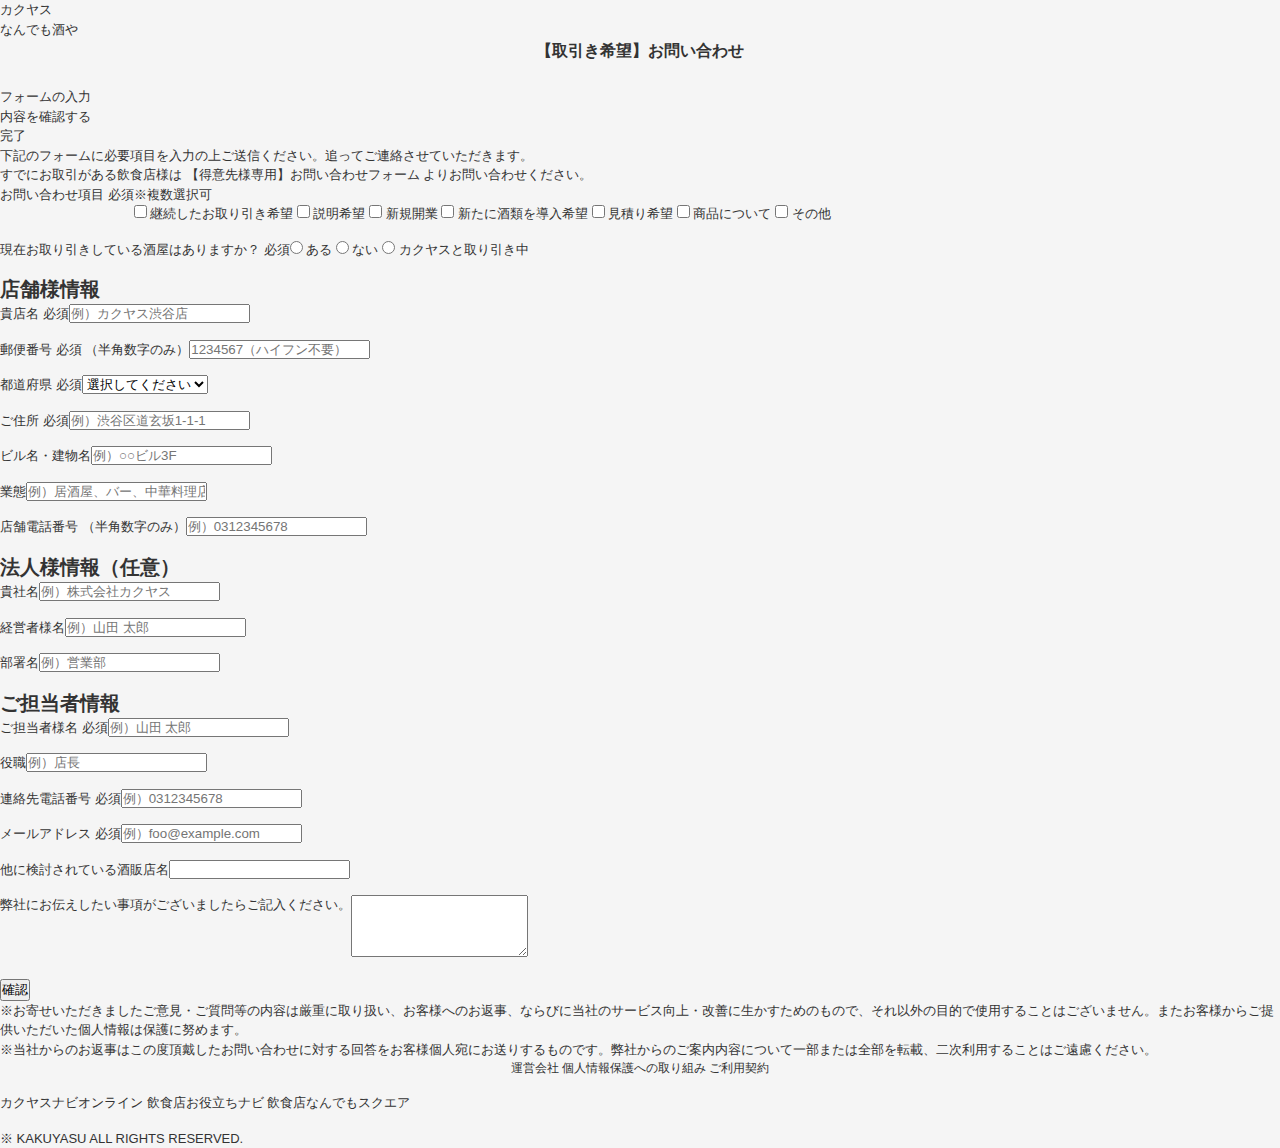
<file: index.html>
<!DOCTYPE html>
<html lang="ja">
<head>
    <meta charset="UTF-8">
    <meta name="viewport" content="width=device-width, initial-scale=1.0">
    <title>【取引き希望】お問い合わせ</title>
    <link rel="stylesheet" href="styles.css">
</head>
<body>
    <main class="contact-page">
        <header class="page-header">
            <div class="brand">
                <span class="brand-logo" aria-hidden="true">カクヤス</span>
            </div>
            <div class="page-titles">
                <p class="page-kicker">なんでも酒や</p>
                <h1 class="page-title">【取引き希望】お問い合わせ</h1>
            </div>
        </header>
        
        <section class="stepper" aria-label="進行ステップ">
            <ul class="steps">
                <li class="step active"><span>フォームの入力</span></li>
                <li class="step"><span>内容を確認する</span></li>
                <li class="step"><span>完了</span></li>
            </ul>
        </section>

        <section class="intro-box">
            <p>下記のフォームに必要項目を入力の上ご送信ください。追ってご連絡させていただきます。</p>
            <p>すでにお取引がある飲食店様は
                <a href="#">【得意先様専用】お問い合わせフォーム</a>
                よりお問い合わせください。
            </p>
        </section>

        <form class="form-block">
            <div class="form-row">
                <div class="label-col">
                    <span class="label-text">お問い合わせ項目</span>
                    <span class="required">必須</span>
                </div>
                <div class="field-col">
                    <p class="note">※複数選択可</p>
                    <label class="choice"><input type="checkbox" name="topics" value="continue"> 継続したお取り引き希望</label>
                    <label class="choice"><input type="checkbox" name="topics" value="guide"> 説明希望</label>
                    <label class="choice"><input type="checkbox" name="topics" value="new-open"> 新規開業</label>
                    <label class="choice"><input type="checkbox" name="topics" value="new-liquor"> 新たに酒類を導入希望</label>
                    <label class="choice"><input type="checkbox" name="topics" value="quote"> 見積り希望</label>
                    <label class="choice"><input type="checkbox" name="topics" value="product"> 商品について</label>
                    <label class="choice"><input type="checkbox" name="topics" value="other"> その他</label>
                </div>
            </div>

            <div class="form-row">
                <div class="label-col">
                    <span class="label-text">現在お取り引きしている酒屋はありますか？</span>
                    <span class="required">必須</span>
                </div>
                <div class="field-col field-inline">
                    <label class="choice"><input type="radio" name="partner" value="yes"> ある</label>
                    <label class="choice"><input type="radio" name="partner" value="no"> ない</label>
                    <label class="choice"><input type="radio" name="partner" value="kakuyasu"> カクヤスと取り引き中</label>
                </div>
            </div>

            <div class="section-heading">
                <h2 class="section-title">店舗様情報</h2>
            </div>

            <div class="form-row">
                <div class="label-col">
                    <span class="label-text">貴店名</span>
                    <span class="required">必須</span>
                </div>
                <div class="field-col">
                    <input class="text-input" type="text" name="storeName" placeholder="例）カクヤス渋谷店">
                </div>
            </div>

            <div class="form-row">
                <div class="label-col">
                    <span class="label-text">郵便番号</span>
                    <span class="required">必須</span>
                    <span class="small-note">（半角数字のみ）</span>
                </div>
                <div class="field-col">
                    <input class="text-input" type="text" name="zip" inputmode="numeric" pattern="[0-9]*" placeholder="1234567（ハイフン不要）">
                </div>
            </div>

            <div class="form-row">
                <div class="label-col">
                    <span class="label-text">都道府県</span>
                    <span class="required">必須</span>
                </div>
                <div class="field-col">
                    <select class="text-input" name="pref">
                        <option value="">選択してください</option>
                        <option>北海道</option>
                        <option>青森県</option>
                        <option>岩手県</option>
                        <option>宮城県</option>
                        <option>秋田県</option>
                        <option>山形県</option>
                        <option>福島県</option>
                        <option>茨城県</option>
                        <option>栃木県</option>
                        <option>群馬県</option>
                        <option>埼玉県</option>
                        <option>千葉県</option>
                        <option>東京都</option>
                        <option>神奈川県</option>
                        <option>新潟県</option>
                        <option>富山県</option>
                        <option>石川県</option>
                        <option>福井県</option>
                        <option>山梨県</option>
                        <option>長野県</option>
                        <option>岐阜県</option>
                        <option>静岡県</option>
                        <option>愛知県</option>
                        <option>三重県</option>
                        <option>滋賀県</option>
                        <option>京都府</option>
                        <option>大阪府</option>
                        <option>兵庫県</option>
                        <option>奈良県</option>
                        <option>和歌山県</option>
                        <option>鳥取県</option>
                        <option>島根県</option>
                        <option>岡山県</option>
                        <option>広島県</option>
                        <option>山口県</option>
                        <option>徳島県</option>
                        <option>香川県</option>
                        <option>愛媛県</option>
                        <option>高知県</option>
                        <option>福岡県</option>
                        <option>佐賀県</option>
                        <option>長崎県</option>
                        <option>熊本県</option>
                        <option>大分県</option>
                        <option>宮崎県</option>
                        <option>鹿児島県</option>
                        <option>沖縄県</option>
                    </select>
                </div>
            </div>

            <div class="form-row">
                <div class="label-col">
                    <span class="label-text">ご住所</span>
                    <span class="required">必須</span>
                </div>
                <div class="field-col">
                    <input class="text-input" type="text" name="address1" placeholder="例）渋谷区道玄坂1-1-1">
                </div>
            </div>

            <div class="form-row">
                <div class="label-col">
                    <span class="label-text">ビル名・建物名</span>
                </div>
                <div class="field-col">
                    <input class="text-input" type="text" name="address2" placeholder="例）○○ビル3F">
                </div>
            </div>

            <div class="form-row">
                <div class="label-col">
                    <span class="label-text">業態</span>
                </div>
                <div class="field-col">
                    <input class="text-input" type="text" name="businessType" placeholder="例）居酒屋、バー、中華料理店 等">
                </div>
            </div>

            <div class="form-row">
                <div class="label-col">
                    <span class="label-text">店舗電話番号</span>
                    <span class="small-note">（半角数字のみ）</span>
                </div>
                <div class="field-col">
                    <input class="text-input" type="tel" name="storeTel" placeholder="例）0312345678">
                </div>
            </div>

            <div class="section-heading optional">
                <h2 class="section-title">法人様情報（任意）</h2>
            </div>

            <div class="form-row">
                <div class="label-col">
                    <span class="label-text">貴社名</span>
                </div>
                <div class="field-col">
                    <input class="text-input" type="text" name="corpName" placeholder="例）株式会社カクヤス">
                </div>
            </div>

            <div class="form-row">
                <div class="label-col">
                    <span class="label-text">経営者様名</span>
                </div>
                <div class="field-col">
                    <input class="text-input" type="text" name="owner" placeholder="例）山田 太郎">
                </div>
            </div>

            <div class="form-row">
                <div class="label-col">
                    <span class="label-text">部署名</span>
                </div>
                <div class="field-col">
                    <input class="text-input" type="text" name="dept" placeholder="例）営業部">
                </div>
            </div>

            <div class="section-heading optional">
                <h2 class="section-title">ご担当者情報</h2>
            </div>

            <div class="form-row">
                <div class="label-col">
                    <span class="label-text">ご担当者様名</span>
                    <span class="required">必須</span>
                </div>
                <div class="field-col">
                    <input class="text-input" type="text" name="person" placeholder="例）山田 太郎">
                </div>
            </div>

            <div class="form-row">
                <div class="label-col">
                    <span class="label-text">役職</span>
                </div>
                <div class="field-col">
                    <input class="text-input" type="text" name="role" placeholder="例）店長">
                </div>
            </div>

            <div class="form-row">
                <div class="label-col">
                    <span class="label-text">連絡先電話番号</span>
                    <span class="required">必須</span>
                </div>
                <div class="field-col">
                    <input class="text-input" type="tel" name="tel" placeholder="例）0312345678">
                </div>
            </div>

            <div class="form-row">
                <div class="label-col">
                    <span class="label-text">メールアドレス</span>
                    <span class="required">必須</span>
                </div>
                <div class="field-col">
                    <input class="text-input" type="email" name="email" placeholder="例）foo@example.com">
                </div>
            </div>

            <div class="form-row">
                <div class="label-col">
                    <span class="label-text">他に検討されている酒販店名</span>
                </div>
                <div class="field-col">
                    <input class="text-input" type="text" name="otherStores" placeholder="">
                </div>
            </div>

            <div class="form-row">
                <div class="label-col">
                    <span class="label-text">弊社にお伝えしたい事項がございましたらご記入ください。</span>
                </div>
                <div class="field-col">
                    <textarea class="text-input textarea" name="note" rows="4" placeholder=""></textarea>
                </div>
            </div>

            <div class="form-actions">
                <button type="submit" class="primary-btn">確認</button>
            </div>
        </form>

        <section class="notes">
            <p>※お寄せいただきましたご意見・ご質問等の内容は厳重に取り扱い、お客様へのお返事、ならびに当社のサービス向上・改善に生かすためのもので、それ以外の目的で使用することはございません。またお客様からご提供いただいた個人情報は保護に努めます。</p>
            <p>※当社からのお返事はこの度頂戴したお問い合わせに対する回答をお客様個人宛にお送りするものです。弊社からのご案内内容について一部または全部を転載、二次利用することはご遠慮ください。</p>
        </section>

        <footer class="page-footer">
            <div class="footer-links">
                <a href="#">運営会社</a>
                <a href="#">個人情報保護への取り組み</a>
                <a href="#">ご利用契約</a>
            </div>
            <div class="footer-sites">
                <a href="https://navi-online.kakuyasu.co.jp" target="_blank" rel="noreferrer">カクヤスナビオンライン</a>
                <a href="https://pro-navi.kakuyasu.co.jp" target="_blank" rel="noreferrer">飲食店お役立ちナビ</a>
                <a href="https://pro.nandemosake.com" target="_blank" rel="noreferrer">飲食店なんでもスクエア</a>
            </div>
            <p class="copyright">※ KAKUYASU ALL RIGHTS RESERVED.</p>
        </footer>
    </main>
</body>
</html>
</file>
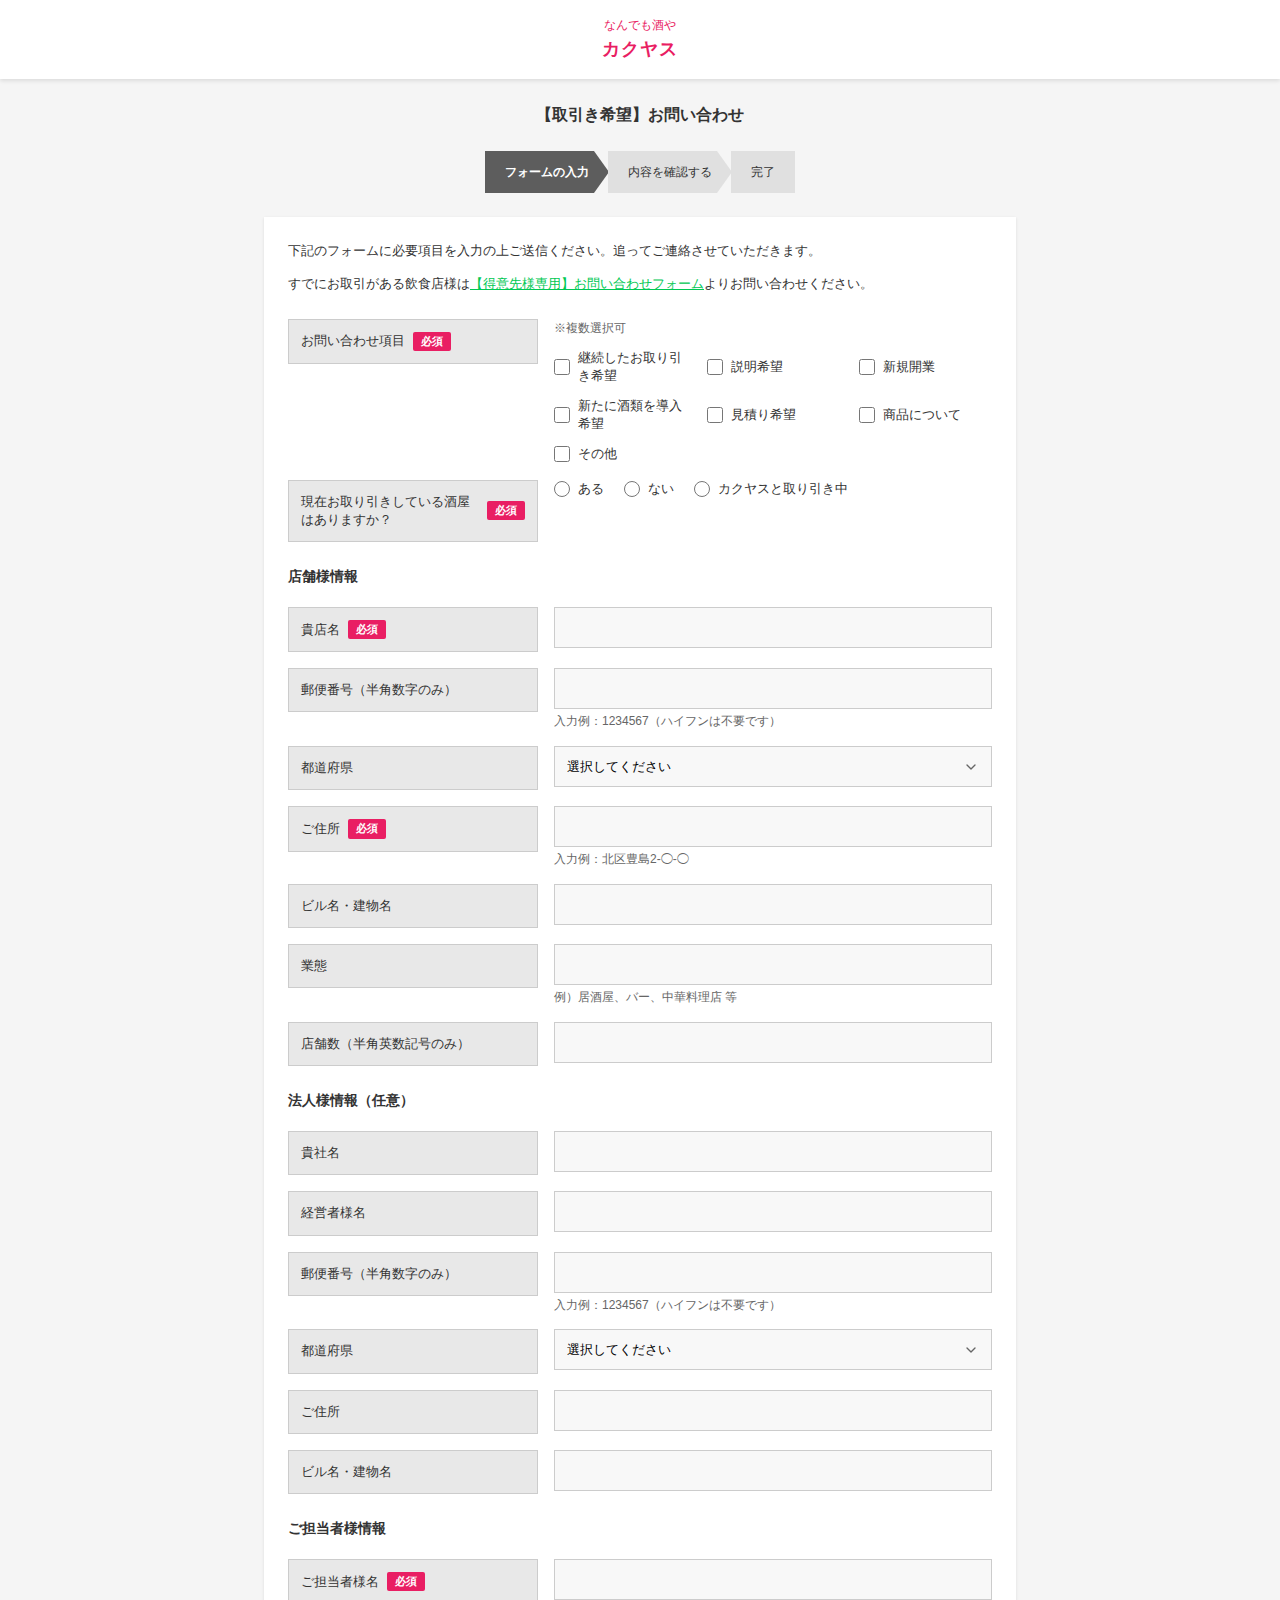
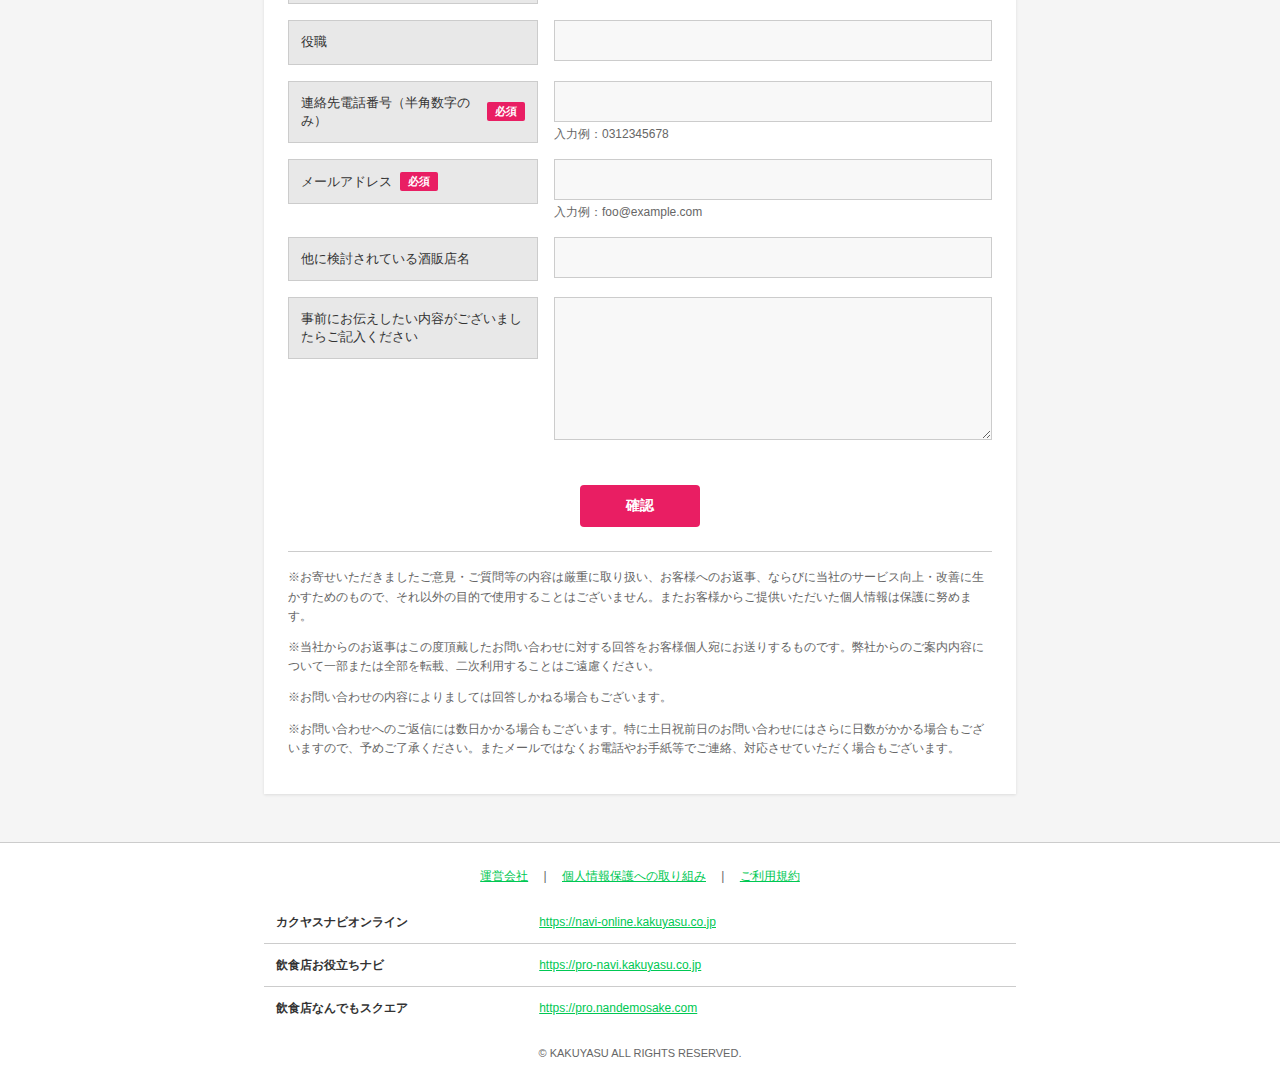
<file: demo/index.html>
<!DOCTYPE html>
<html lang="ja">
<head>
    <meta charset="UTF-8">
    <meta name="viewport" content="width=device-width, initial-scale=1.0">
    <title>【取引き希望】お問い合わせ | 飲食店お役立ちナビ | なんでも酒やカクヤス</title>
    <link rel="stylesheet" href="styles.css">
</head>
<body>
    <!-- Header -->
    <header class="header">
        <div class="container">
            <div class="logo">
                <div class="logo-tagline">なんでも酒や</div>
                <div class="logo-brand">カクヤス</div>
            </div>
        </div>
    </header>

    <!-- Main Content -->
    <main class="main">
        <div class="container">
            <!-- Page Title -->
            <h1 class="page-title">【取引き希望】お問い合わせ</h1>

            <!-- Progress Indicator -->
            <div class="progress-indicator">
                <div class="progress-step progress-step--active">
                    <span class="progress-step__label">フォームの入力</span>
                </div>
                <div class="progress-step">
                    <span class="progress-step__label">内容を確認する</span>
                </div>
                <div class="progress-step">
                    <span class="progress-step__label">完了</span>
                </div>
            </div>

            <!-- Form Container -->
            <div class="form-container">
                <!-- Introduction -->
                <div class="form-intro">
                    <p>下記のフォームに必要項目を入力の上ご送信ください。追ってご連絡させていただきます。</p>
                    <p>すでにお取引がある飲食店様は<a href="#" class="link-green">【得意先様専用】お問い合わせフォーム</a>よりお問い合わせください。</p>
                </div>

                <!-- Form -->
                <form class="contact-form" id="contactForm">
                    <!-- Hidden Title Field -->
                    <input type="hidden" id="title" name="title" value="【取引き希望】お問い合わせ">

                    <!-- Inquiry Items Section -->
                    <div class="form-row">
                        <div class="form-label-col">
                            <div class="form-label">
                                お問い合わせ項目
                                <span class="badge badge--required">必須</span>
                            </div>
                        </div>
                        <div class="form-input-col">
                            <p class="form-note">※複数選択可</p>
                            <div class="checkbox-grid">
                                <div class="checkbox-item">
                                    <input type="checkbox" id="koumoku-1" name="koumoku[]" value="継続したお取り引き希望">
                                    <label for="koumoku-1">継続したお取り引き希望</label>
                                </div>
                                <div class="checkbox-item">
                                    <input type="checkbox" id="koumoku-2" name="koumoku[]" value="説明希望">
                                    <label for="koumoku-2">説明希望</label>
                                </div>
                                <div class="checkbox-item">
                                    <input type="checkbox" id="koumoku-3" name="koumoku[]" value="新規開業">
                                    <label for="koumoku-3">新規開業</label>
                                </div>
                                <div class="checkbox-item">
                                    <input type="checkbox" id="koumoku-4" name="koumoku[]" value="新たに酒類を導入希望">
                                    <label for="koumoku-4">新たに酒類を導入希望</label>
                                </div>
                                <div class="checkbox-item">
                                    <input type="checkbox" id="koumoku-5" name="koumoku[]" value="見積り希望">
                                    <label for="koumoku-5">見積り希望</label>
                                </div>
                                <div class="checkbox-item">
                                    <input type="checkbox" id="koumoku-6" name="koumoku[]" value="商品について">
                                    <label for="koumoku-6">商品について</label>
                                </div>
                                <div class="checkbox-item">
                                    <input type="checkbox" id="koumoku-7" name="koumoku[]" value="その他">
                                    <label for="koumoku-7">その他</label>
                                </div>
                            </div>
                        </div>
                    </div>

                    <!-- Current Liquor Store -->
                    <div class="form-row">
                        <div class="form-label-col">
                            <div class="form-label">
                                現在お取り引きしている酒屋はありますか？
                                <span class="badge badge--required">必須</span>
                            </div>
                        </div>
                        <div class="form-input-col">
                            <div class="radio-group">
                                <div class="radio-item">
                                    <input type="radio" id="sakaya-1" name="sakaya" value="ある">
                                    <label for="sakaya-1">ある</label>
                                </div>
                                <div class="radio-item">
                                    <input type="radio" id="sakaya-2" name="sakaya" value="ない">
                                    <label for="sakaya-2">ない</label>
                                </div>
                                <div class="radio-item">
                                    <input type="radio" id="sakaya-3" name="sakaya" value="カクヤスと取り引き中">
                                    <label for="sakaya-3">カクヤスと取り引き中</label>
                                </div>
                            </div>
                        </div>
                    </div>

                    <!-- Store Information Section -->
                    <div class="section-divider">
                        <h2 class="section-title">店舗様情報</h2>
                    </div>

                    <div class="form-row">
                        <div class="form-label-col">
                            <div class="form-label">
                                貴店名
                                <span class="badge badge--required">必須</span>
                            </div>
                        </div>
                        <div class="form-input-col">
                            <input type="text" id="company" name="company" class="form-input" placeholder="">
                        </div>
                    </div>

                    <div class="form-row">
                        <div class="form-label-col">
                            <div class="form-label">郵便番号（半角数字のみ）</div>
                        </div>
                        <div class="form-input-col">
                            <input type="text" id="postal-code" name="postal-code" class="form-input" placeholder="">
                            <p class="form-hint">入力例：1234567（ハイフンは不要です）</p>
                        </div>
                    </div>

                    <div class="form-row">
                        <div class="form-label-col">
                            <div class="form-label">都道府県</div>
                        </div>
                        <div class="form-input-col">
                            <select id="prefectures" name="prefectures" class="form-select">
                                <option value="">選択してください</option>
                                <option value="埼玉県">埼玉県</option>
                                <option value="千葉県">千葉県</option>
                                <option value="東京都">東京都</option>
                                <option value="神奈川県">神奈川県</option>
                                <option value="京都府">京都府</option>
                                <option value="大阪府">大阪府</option>
                                <option value="兵庫県">兵庫県</option>
                                <option value="福岡県">福岡県</option>
                                <option value="佐賀県">佐賀県</option>
                                <option value="長崎県">長崎県</option>
                            </select>
                        </div>
                    </div>

                    <div class="form-row">
                        <div class="form-label-col">
                            <div class="form-label">
                                ご住所
                                <span class="badge badge--required">必須</span>
                            </div>
                        </div>
                        <div class="form-input-col">
                            <input type="text" id="address" name="address" class="form-input" placeholder="">
                            <p class="form-hint">入力例：北区豊島2-◯-◯</p>
                        </div>
                    </div>

                    <div class="form-row">
                        <div class="form-label-col">
                            <div class="form-label">ビル名・建物名</div>
                        </div>
                        <div class="form-input-col">
                            <input type="text" id="bldg" name="bldg" class="form-input" placeholder="">
                        </div>
                    </div>

                    <div class="form-row">
                        <div class="form-label-col">
                            <div class="form-label">業態</div>
                        </div>
                        <div class="form-input-col">
                            <input type="text" id="industry" name="industry" class="form-input" placeholder="">
                            <p class="form-hint">例）居酒屋、バー、中華料理店 等</p>
                        </div>
                    </div>

                    <div class="form-row">
                        <div class="form-label-col">
                            <div class="form-label">店舗数（半角英数記号のみ）</div>
                        </div>
                        <div class="form-input-col">
                            <input type="text" id="stores" name="stores" class="form-input" placeholder="">
                        </div>
                    </div>

                    <!-- Corporate Information Section (Optional) -->
                    <div class="section-divider">
                        <h2 class="section-title">法人様情報（任意）</h2>
                    </div>

                    <div class="form-row">
                        <div class="form-label-col">
                            <div class="form-label">貴社名</div>
                        </div>
                        <div class="form-input-col">
                            <input type="text" id="corporate-name" name="corporate-name" class="form-input" placeholder="">
                        </div>
                    </div>

                    <div class="form-row">
                        <div class="form-label-col">
                            <div class="form-label">経営者様名</div>
                        </div>
                        <div class="form-input-col">
                            <input type="text" id="president-name" name="president-name" class="form-input" placeholder="">
                        </div>
                    </div>

                    <div class="form-row">
                        <div class="form-label-col">
                            <div class="form-label">郵便番号（半角数字のみ）</div>
                        </div>
                        <div class="form-input-col">
                            <input type="text" id="corporate-postal-code" name="corporate-postal-code" class="form-input" placeholder="">
                            <p class="form-hint">入力例：1234567（ハイフンは不要です）</p>
                        </div>
                    </div>

                    <div class="form-row">
                        <div class="form-label-col">
                            <div class="form-label">都道府県</div>
                        </div>
                        <div class="form-input-col">
                            <select id="prefectures02" name="prefectures02" class="form-select">
                                <option value="">選択してください</option>
                                <option value="北海道">北海道</option>
                                <option value="青森県">青森県</option>
                                <option value="岩手県">岩手県</option>
                                <option value="宮城県">宮城県</option>
                                <option value="秋田県">秋田県</option>
                                <option value="山形県">山形県</option>
                                <option value="福島県">福島県</option>
                                <option value="茨城県">茨城県</option>
                                <option value="栃木県">栃木県</option>
                                <option value="群馬県">群馬県</option>
                                <option value="埼玉県">埼玉県</option>
                                <option value="千葉県">千葉県</option>
                                <option value="東京都">東京都</option>
                                <option value="神奈川県">神奈川県</option>
                                <option value="新潟県">新潟県</option>
                                <option value="富山県">富山県</option>
                                <option value="石川県">石川県</option>
                                <option value="福井県">福井県</option>
                                <option value="山梨県">山梨県</option>
                                <option value="長野県">長野県</option>
                                <option value="岐阜県">岐阜県</option>
                                <option value="静岡県">静岡県</option>
                                <option value="愛知県">愛知県</option>
                                <option value="三重県">三重県</option>
                                <option value="滋賀県">滋賀県</option>
                                <option value="京都府">京都府</option>
                                <option value="大阪府">大阪府</option>
                                <option value="兵庫県">兵庫県</option>
                                <option value="奈良県">奈良県</option>
                                <option value="和歌山県">和歌山県</option>
                                <option value="鳥取県">鳥取県</option>
                                <option value="島根県">島根県</option>
                                <option value="岡山県">岡山県</option>
                                <option value="広島県">広島県</option>
                                <option value="山口県">山口県</option>
                                <option value="徳島県">徳島県</option>
                                <option value="香川県">香川県</option>
                                <option value="愛媛県">愛媛県</option>
                                <option value="高知県">高知県</option>
                                <option value="福岡県">福岡県</option>
                                <option value="佐賀県">佐賀県</option>
                                <option value="長崎県">長崎県</option>
                                <option value="熊本県">熊本県</option>
                                <option value="大分県">大分県</option>
                                <option value="宮崎県">宮崎県</option>
                                <option value="鹿児島県">鹿児島県</option>
                                <option value="沖縄県">沖縄県</option>
                            </select>
                        </div>
                    </div>

                    <div class="form-row">
                        <div class="form-label-col">
                            <div class="form-label">ご住所</div>
                        </div>
                        <div class="form-input-col">
                            <input type="text" id="address02" name="address02" class="form-input" placeholder="">
                        </div>
                    </div>

                    <div class="form-row">
                        <div class="form-label-col">
                            <div class="form-label">ビル名・建物名</div>
                        </div>
                        <div class="form-input-col">
                            <input type="text" id="bldg02" name="bldg02" class="form-input" placeholder="">
                        </div>
                    </div>

                    <!-- Contact Person Information Section -->
                    <div class="section-divider">
                        <h2 class="section-title">ご担当者様情報</h2>
                    </div>

                    <div class="form-row">
                        <div class="form-label-col">
                            <div class="form-label">
                                ご担当者様名
                                <span class="badge badge--required">必須</span>
                            </div>
                        </div>
                        <div class="form-input-col">
                            <input type="text" id="name" name="name" class="form-input" placeholder="">
                        </div>
                    </div>

                    <div class="form-row">
                        <div class="form-label-col">
                            <div class="form-label">役職</div>
                        </div>
                        <div class="form-input-col">
                            <input type="text" id="position" name="position" class="form-input" placeholder="">
                        </div>
                    </div>

                    <div class="form-row">
                        <div class="form-label-col">
                            <div class="form-label">
                                連絡先電話番号（半角数字のみ）
                                <span class="badge badge--required">必須</span>
                            </div>
                        </div>
                        <div class="form-input-col">
                            <input type="tel" id="phone-number" name="phone-number" class="form-input" placeholder="">
                            <p class="form-hint">入力例：0312345678</p>
                        </div>
                    </div>

                    <div class="form-row">
                        <div class="form-label-col">
                            <div class="form-label">
                                メールアドレス
                                <span class="badge badge--required">必須</span>
                            </div>
                        </div>
                        <div class="form-input-col">
                            <input type="email" id="email" name="email" class="form-input" placeholder="">
                            <p class="form-hint">入力例：foo@example.com</p>
                        </div>
                    </div>

                    <div class="form-row">
                        <div class="form-label-col">
                            <div class="form-label">他に検討されている酒販店名</div>
                        </div>
                        <div class="form-input-col">
                            <input type="text" id="message01" name="message01" class="form-input" placeholder="">
                        </div>
                    </div>

                    <div class="form-row">
                        <div class="form-label-col">
                            <div class="form-label">事前にお伝えしたい内容がございましたらご記入ください</div>
                        </div>
                        <div class="form-input-col">
                            <textarea id="message02" name="message02" class="form-textarea" rows="6" placeholder=""></textarea>
                        </div>
                    </div>

                    <!-- Hidden System Fields -->
                    <input type="hidden" id="flow-type" name="flow-type" value="">
                    <input type="hidden" id="formpage-id" name="formpage-id" value="37092">
                    <input type="hidden" id="application-page" name="application-page" value="https://pro-navi.kakuyasu.co.jp/form/neworder/transaction/">

                    <!-- Submit Button -->
                    <div class="form-submit">
                        <button type="submit" class="btn btn--primary">確認</button>
                    </div>
                </form>

                <!-- Disclaimer -->
                <div class="disclaimer">
                    <p>※お寄せいただきましたご意見・ご質問等の内容は厳重に取り扱い、お客様へのお返事、ならびに当社のサービス向上・改善に生かすためのもので、それ以外の目的で使用することはございません。またお客様からご提供いただいた個人情報は保護に努めます。</p>
                    <p>※当社からのお返事はこの度頂戴したお問い合わせに対する回答をお客様個人宛にお送りするものです。弊社からのご案内内容について一部または全部を転載、二次利用することはご遠慮ください。</p>
                    <p>※お問い合わせの内容によりましては回答しかねる場合もございます。</p>
                    <p>※お問い合わせへのご返信には数日かかる場合もございます。特に土日祝前日のお問い合わせにはさらに日数がかかる場合もございますので、予めご了承ください。またメールではなくお電話やお手紙等でご連絡、対応させていただく場合もございます。</p>
                </div>
            </div>
        </div>
    </main>

    <!-- Footer -->
    <footer class="footer">
        <div class="container">
            <div class="footer-links">
                <a href="#" class="footer-link">運営会社</a>
                <span class="footer-separator">|</span>
                <a href="#" class="footer-link">個人情報保護への取り組み</a>
                <span class="footer-separator">|</span>
                <a href="#" class="footer-link">ご利用規約</a>
            </div>

            <div class="footer-sites">
                <table class="sites-table">
                    <tbody>
                        <tr>
                            <td class="sites-table__label">カクヤスナビオンライン</td>
                            <td class="sites-table__link">
                                <a href="https://navi-online.kakuyasu.co.jp" target="_blank" rel="noopener noreferrer">https://navi-online.kakuyasu.co.jp</a>
                            </td>
                        </tr>
                        <tr>
                            <td class="sites-table__label">飲食店お役立ちナビ</td>
                            <td class="sites-table__link">
                                <a href="https://pro-navi.kakuyasu.co.jp" target="_blank" rel="noopener noreferrer">https://pro-navi.kakuyasu.co.jp</a>
                            </td>
                        </tr>
                        <tr>
                            <td class="sites-table__label">飲食店なんでもスクエア</td>
                            <td class="sites-table__link">
                                <a href="https://pro.nandemosake.com" target="_blank" rel="noopener noreferrer">https://pro.nandemosake.com</a>
                            </td>
                        </tr>
                    </tbody>
                </table>
            </div>

            <div class="footer-copyright">
                <p>© KAKUYASU ALL RIGHTS RESERVED.</p>
            </div>
        </div>
    </footer>
</body>
</html>
</file>
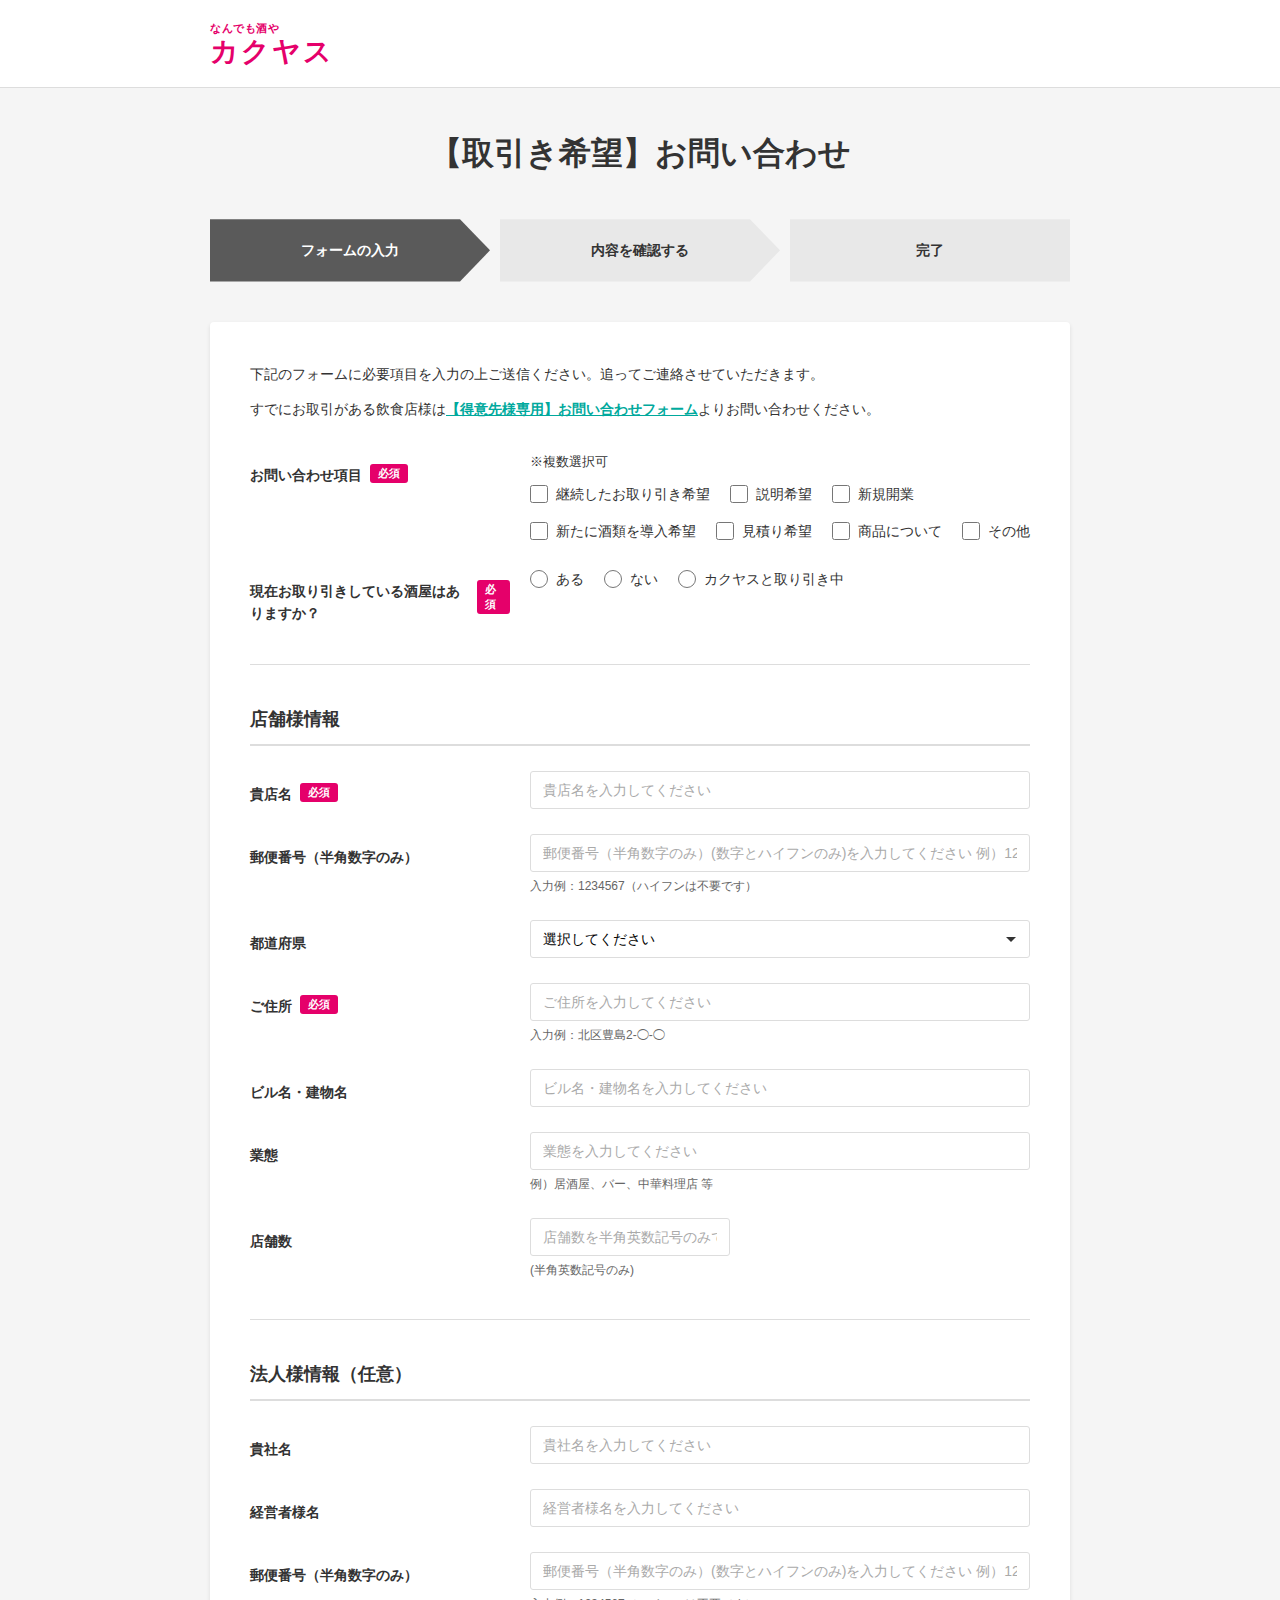
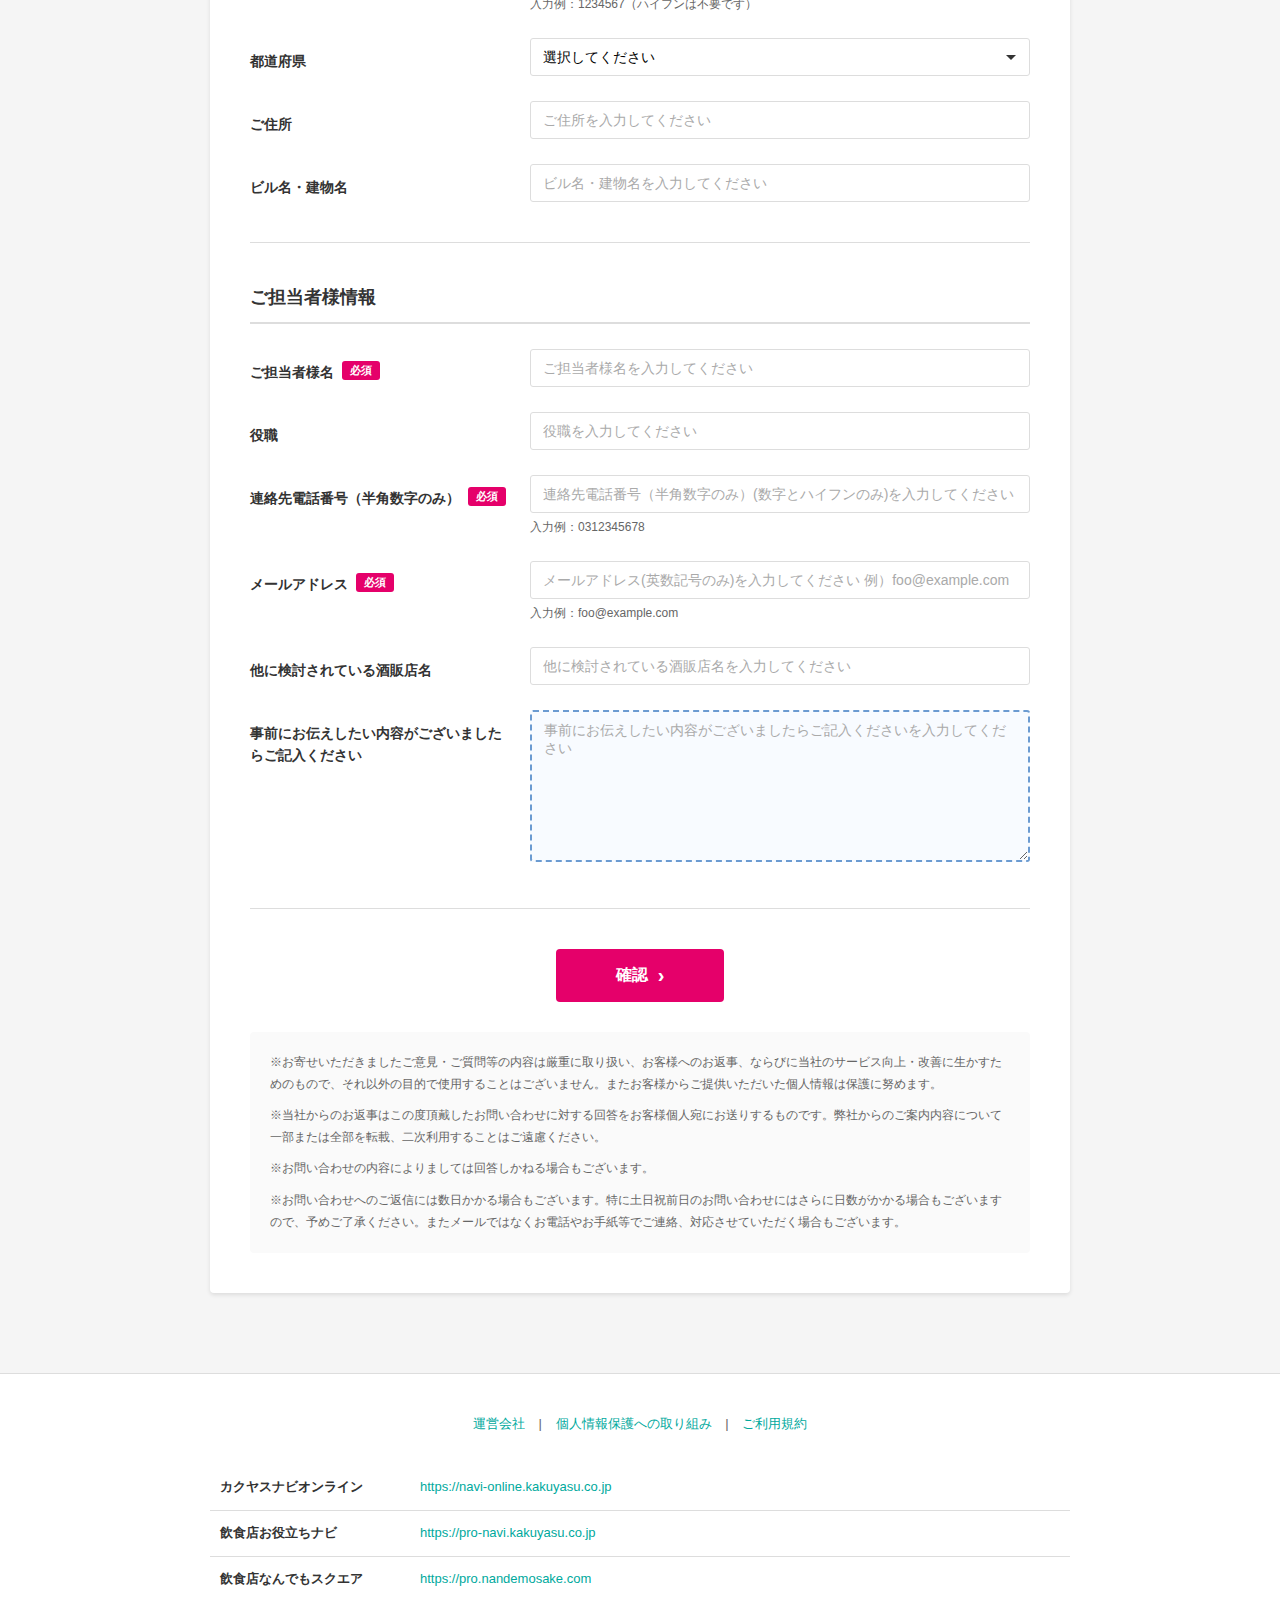
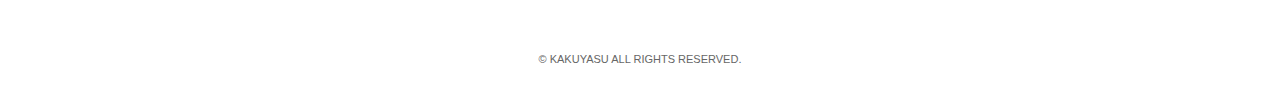
<file: test/index.html>
<!DOCTYPE html>
<html lang="ja">
<head>
    <meta charset="UTF-8">
    <meta name="viewport" content="width=device-width, initial-scale=1.0">
    <title>【取引き希望】お問い合わせ | 飲食店お役立ちナビ | なんでも酒やカクヤス</title>
    <link rel="stylesheet" href="style.css">
</head>
<body>
    <!-- Header -->
    <header class="header">
        <div class="header__container">
            <div class="header__logo">
                <div class="header__logo-tagline">なんでも酒や</div>
                <div class="header__logo-brand">カクヤス</div>
            </div>
        </div>
    </header>

    <!-- Main Content -->
    <main class="main">
        <div class="main__container">
            <!-- Page Title -->
            <h1 class="page-title">【取引き希望】お問い合わせ</h1>

            <!-- Progress Steps -->
            <div class="progress">
                <div class="progress__step progress__step--active">
                    <span class="progress__step-text">フォームの入力</span>
                </div>
                <div class="progress__step">
                    <span class="progress__step-text">内容を確認する</span>
                </div>
                <div class="progress__step">
                    <span class="progress__step-text">完了</span>
                </div>
            </div>

            <!-- Form Container -->
            <div class="form-container">
                <!-- Introduction -->
                <div class="form-intro">
                    <p class="form-intro__text">
                        下記のフォームに必要項目を入力の上ご送信ください。追ってご連絡させていただきます。
                    </p>
                    <p class="form-intro__text">
                        すでにお取引がある飲食店様は<a href="#" class="form-intro__link">【得意先様専用】お問い合わせフォーム</a>よりお問い合わせください。
                    </p>
                </div>

                <!-- Form -->
                <form class="form" id="contactForm">
                    <!-- Hidden Title Field -->
                    <input type="hidden" id="title" name="title" value="【取引き希望】お問い合わせ">

                    <!-- Inquiry Items Section -->
                    <div class="form-section">
                        <div class="form-group">
                            <div class="form-group__label-wrapper">
                                <label class="form-group__label">お問い合わせ項目</label>
                                <span class="form-group__badge form-group__badge--required">必須</span>
                            </div>
                            <div class="form-group__field">
                                <p class="form-group__note">※複数選択可</p>
                                <div class="checkbox-group">
                                    <label class="checkbox">
                                        <input type="checkbox" class="checkbox__input" id="koumoku-1" name="koumoku[]" value="継続したお取り引き希望">
                                        <span class="checkbox__label">継続したお取り引き希望</span>
                                    </label>
                                    <label class="checkbox">
                                        <input type="checkbox" class="checkbox__input" id="koumoku-2" name="koumoku[]" value="説明希望">
                                        <span class="checkbox__label">説明希望</span>
                                    </label>
                                    <label class="checkbox">
                                        <input type="checkbox" class="checkbox__input" id="koumoku-3" name="koumoku[]" value="新規開業">
                                        <span class="checkbox__label">新規開業</span>
                                    </label>
                                    <label class="checkbox">
                                        <input type="checkbox" class="checkbox__input" id="koumoku-4" name="koumoku[]" value="新たに酒類を導入希望">
                                        <span class="checkbox__label">新たに酒類を導入希望</span>
                                    </label>
                                    <label class="checkbox">
                                        <input type="checkbox" class="checkbox__input" id="koumoku-5" name="koumoku[]" value="見積り希望">
                                        <span class="checkbox__label">見積り希望</span>
                                    </label>
                                    <label class="checkbox">
                                        <input type="checkbox" class="checkbox__input" id="koumoku-6" name="koumoku[]" value="商品について">
                                        <span class="checkbox__label">商品について</span>
                                    </label>
                                    <label class="checkbox">
                                        <input type="checkbox" class="checkbox__input" id="koumoku-7" name="koumoku[]" value="その他">
                                        <span class="checkbox__label">その他</span>
                                    </label>
                                </div>
                            </div>
                        </div>

                        <!-- Current Liquor Store -->
                        <div class="form-group">
                            <div class="form-group__label-wrapper">
                                <label class="form-group__label">現在お取り引きしている酒屋はありますか？</label>
                                <span class="form-group__badge form-group__badge--required">必須</span>
                            </div>
                            <div class="form-group__field">
                                <div class="radio-group">
                                    <label class="radio">
                                        <input type="radio" class="radio__input" id="sakaya-1" name="sakaya" value="ある">
                                        <span class="radio__label">ある</span>
                                    </label>
                                    <label class="radio">
                                        <input type="radio" class="radio__input" id="sakaya-2" name="sakaya" value="ない">
                                        <span class="radio__label">ない</span>
                                    </label>
                                    <label class="radio">
                                        <input type="radio" class="radio__input" id="sakaya-3" name="sakaya" value="カクヤスと取り引き中">
                                        <span class="radio__label">カクヤスと取り引き中</span>
                                    </label>
                                </div>
                            </div>
                        </div>
                    </div>

                    <!-- Store Information Section -->
                    <div class="form-section">
                        <h2 class="form-section__title">店舗様情報</h2>

                        <div class="form-group">
                            <div class="form-group__label-wrapper">
                                <label class="form-group__label" for="company">貴店名</label>
                                <span class="form-group__badge form-group__badge--required">必須</span>
                            </div>
                            <div class="form-group__field">
                                <input type="text" class="form-group__input" id="company" name="company" placeholder="貴店名を入力してください">
                            </div>
                        </div>

                        <div class="form-group">
                            <div class="form-group__label-wrapper">
                                <label class="form-group__label" for="postal-code">郵便番号（半角数字のみ）</label>
                            </div>
                            <div class="form-group__field">
                                <input type="text" class="form-group__input" id="postal-code" name="postal-code" placeholder="郵便番号（半角数字のみ）(数字とハイフンのみ)を入力してください 例）123-4567">
                                <p class="form-group__hint">入力例：1234567（ハイフンは不要です）</p>
                            </div>
                        </div>

                        <div class="form-group">
                            <div class="form-group__label-wrapper">
                                <label class="form-group__label" for="prefectures">都道府県</label>
                            </div>
                            <div class="form-group__field">
                                <select class="form-group__select" id="prefectures" name="prefectures">
                                    <option value="">選択してください</option>
                                    <option value="埼玉県">埼玉県</option>
                                    <option value="千葉県">千葉県</option>
                                    <option value="東京都">東京都</option>
                                    <option value="神奈川県">神奈川県</option>
                                    <option value="京都府">京都府</option>
                                    <option value="大阪府">大阪府</option>
                                    <option value="兵庫県">兵庫県</option>
                                    <option value="福岡県">福岡県</option>
                                    <option value="佐賀県">佐賀県</option>
                                    <option value="長崎県">長崎県</option>
                                </select>
                            </div>
                        </div>

                        <div class="form-group">
                            <div class="form-group__label-wrapper">
                                <label class="form-group__label" for="address">ご住所</label>
                                <span class="form-group__badge form-group__badge--required">必須</span>
                            </div>
                            <div class="form-group__field">
                                <input type="text" class="form-group__input" id="address" name="address" placeholder="ご住所を入力してください">
                                <p class="form-group__hint">入力例：北区豊島2-◯-◯</p>
                            </div>
                        </div>

                        <div class="form-group">
                            <div class="form-group__label-wrapper">
                                <label class="form-group__label" for="bldg">ビル名・建物名</label>
                            </div>
                            <div class="form-group__field">
                                <input type="text" class="form-group__input" id="bldg" name="bldg" placeholder="ビル名・建物名を入力してください">
                            </div>
                        </div>

                        <div class="form-group">
                            <div class="form-group__label-wrapper">
                                <label class="form-group__label" for="industry">業態</label>
                            </div>
                            <div class="form-group__field">
                                <input type="text" class="form-group__input" id="industry" name="industry" placeholder="業態を入力してください">
                                <p class="form-group__hint">例）居酒屋、バー、中華料理店 等</p>
                            </div>
                        </div>

                        <div class="form-group">
                            <div class="form-group__label-wrapper">
                                <label class="form-group__label" for="stores">店舗数</label>
                            </div>
                            <div class="form-group__field">
                                <input type="text" class="form-group__input form-group__input--small" id="stores" name="stores" placeholder="店舗数を半角英数記号のみで入力してください">
                                <p class="form-group__hint">(半角英数記号のみ)</p>
                            </div>
                        </div>
                    </div>

                    <!-- Corporate Information Section -->
                    <div class="form-section">
                        <h2 class="form-section__title">法人様情報（任意）</h2>

                        <div class="form-group">
                            <div class="form-group__label-wrapper">
                                <label class="form-group__label" for="corporate-name">貴社名</label>
                            </div>
                            <div class="form-group__field">
                                <input type="text" class="form-group__input" id="corporate-name" name="corporate-name" placeholder="貴社名を入力してください">
                            </div>
                        </div>

                        <div class="form-group">
                            <div class="form-group__label-wrapper">
                                <label class="form-group__label" for="president-name">経営者様名</label>
                            </div>
                            <div class="form-group__field">
                                <input type="text" class="form-group__input" id="president-name" name="president-name" placeholder="経営者様名を入力してください">
                            </div>
                        </div>

                        <div class="form-group">
                            <div class="form-group__label-wrapper">
                                <label class="form-group__label" for="corporate-postal-code">郵便番号（半角数字のみ）</label>
                            </div>
                            <div class="form-group__field">
                                <input type="text" class="form-group__input" id="corporate-postal-code" name="corporate-postal-code" placeholder="郵便番号（半角数字のみ）(数字とハイフンのみ)を入力してください 例）123-4567">
                                <p class="form-group__hint">入力例：1234567（ハイフンは不要です）</p>
                            </div>
                        </div>

                        <div class="form-group">
                            <div class="form-group__label-wrapper">
                                <label class="form-group__label" for="prefectures02">都道府県</label>
                            </div>
                            <div class="form-group__field">
                                <select class="form-group__select" id="prefectures02" name="prefectures02">
                                    <option value="">選択してください</option>
                                    <option value="北海道">北海道</option>
                                    <option value="青森県">青森県</option>
                                    <option value="岩手県">岩手県</option>
                                    <option value="宮城県">宮城県</option>
                                    <option value="秋田県">秋田県</option>
                                    <option value="山形県">山形県</option>
                                    <option value="福島県">福島県</option>
                                    <option value="茨城県">茨城県</option>
                                    <option value="栃木県">栃木県</option>
                                    <option value="群馬県">群馬県</option>
                                    <option value="埼玉県">埼玉県</option>
                                    <option value="千葉県">千葉県</option>
                                    <option value="東京都">東京都</option>
                                    <option value="神奈川県">神奈川県</option>
                                    <option value="新潟県">新潟県</option>
                                    <option value="富山県">富山県</option>
                                    <option value="石川県">石川県</option>
                                    <option value="福井県">福井県</option>
                                    <option value="山梨県">山梨県</option>
                                    <option value="長野県">長野県</option>
                                    <option value="岐阜県">岐阜県</option>
                                    <option value="静岡県">静岡県</option>
                                    <option value="愛知県">愛知県</option>
                                    <option value="三重県">三重県</option>
                                    <option value="滋賀県">滋賀県</option>
                                    <option value="京都府">京都府</option>
                                    <option value="大阪府">大阪府</option>
                                    <option value="兵庫県">兵庫県</option>
                                    <option value="奈良県">奈良県</option>
                                    <option value="和歌山県">和歌山県</option>
                                    <option value="鳥取県">鳥取県</option>
                                    <option value="島根県">島根県</option>
                                    <option value="岡山県">岡山県</option>
                                    <option value="広島県">広島県</option>
                                    <option value="山口県">山口県</option>
                                    <option value="徳島県">徳島県</option>
                                    <option value="香川県">香川県</option>
                                    <option value="愛媛県">愛媛県</option>
                                    <option value="高知県">高知県</option>
                                    <option value="福岡県">福岡県</option>
                                    <option value="佐賀県">佐賀県</option>
                                    <option value="長崎県">長崎県</option>
                                    <option value="熊本県">熊本県</option>
                                    <option value="大分県">大分県</option>
                                    <option value="宮崎県">宮崎県</option>
                                    <option value="鹿児島県">鹿児島県</option>
                                    <option value="沖縄県">沖縄県</option>
                                </select>
                            </div>
                        </div>

                        <div class="form-group">
                            <div class="form-group__label-wrapper">
                                <label class="form-group__label" for="address02">ご住所</label>
                            </div>
                            <div class="form-group__field">
                                <input type="text" class="form-group__input" id="address02" name="address02" placeholder="ご住所を入力してください">
                            </div>
                        </div>

                        <div class="form-group">
                            <div class="form-group__label-wrapper">
                                <label class="form-group__label" for="bldg02">ビル名・建物名</label>
                            </div>
                            <div class="form-group__field">
                                <input type="text" class="form-group__input" id="bldg02" name="bldg02" placeholder="ビル名・建物名を入力してください">
                            </div>
                        </div>
                    </div>

                    <!-- Contact Person Information Section -->
                    <div class="form-section">
                        <h2 class="form-section__title">ご担当者様情報</h2>

                        <div class="form-group">
                            <div class="form-group__label-wrapper">
                                <label class="form-group__label" for="name">ご担当者様名</label>
                                <span class="form-group__badge form-group__badge--required">必須</span>
                            </div>
                            <div class="form-group__field">
                                <input type="text" class="form-group__input" id="name" name="name" placeholder="ご担当者様名を入力してください">
                            </div>
                        </div>

                        <div class="form-group">
                            <div class="form-group__label-wrapper">
                                <label class="form-group__label" for="position">役職</label>
                            </div>
                            <div class="form-group__field">
                                <input type="text" class="form-group__input" id="position" name="position" placeholder="役職を入力してください">
                            </div>
                        </div>

                        <div class="form-group">
                            <div class="form-group__label-wrapper">
                                <label class="form-group__label" for="phone-number">連絡先電話番号（半角数字のみ）</label>
                                <span class="form-group__badge form-group__badge--required">必須</span>
                            </div>
                            <div class="form-group__field">
                                <input type="tel" class="form-group__input" id="phone-number" name="phone-number" placeholder="連絡先電話番号（半角数字のみ）(数字とハイフンのみ)を入力してください 例）03-1234-5678">
                                <p class="form-group__hint">入力例：0312345678</p>
                            </div>
                        </div>

                        <div class="form-group">
                            <div class="form-group__label-wrapper">
                                <label class="form-group__label" for="email">メールアドレス</label>
                                <span class="form-group__badge form-group__badge--required">必須</span>
                            </div>
                            <div class="form-group__field">
                                <input type="email" class="form-group__input" id="email" name="email" placeholder="メールアドレス(英数記号のみ)を入力してください 例）foo@example.com">
                                <p class="form-group__hint">入力例：foo@example.com</p>
                            </div>
                        </div>

                        <div class="form-group">
                            <div class="form-group__label-wrapper">
                                <label class="form-group__label" for="message01">他に検討されている酒販店名</label>
                            </div>
                            <div class="form-group__field">
                                <input type="text" class="form-group__input" id="message01" name="message01" placeholder="他に検討されている酒販店名を入力してください">
                            </div>
                        </div>

                        <div class="form-group">
                            <div class="form-group__label-wrapper">
                                <label class="form-group__label" for="message02">事前にお伝えしたい内容がございましたらご記入ください</label>
                            </div>
                            <div class="form-group__field">
                                <textarea class="form-group__textarea" id="message02" name="message02" rows="8" placeholder="事前にお伝えしたい内容がございましたらご記入くださいを入力してください"></textarea>
                            </div>
                        </div>
                    </div>

                    <!-- Hidden Fields -->
                    <input type="hidden" id="flow-type" name="flow-type" value="">
                    <input type="hidden" id="formpage-id" name="formpage-id" value="37092">
                    <input type="hidden" id="application-page" name="application-page" value="">

                    <!-- Submit Button -->
                    <div class="form-submit">
                        <button type="submit" class="form-submit__button">
                            確認
                            <span class="form-submit__button-icon">›</span>
                        </button>
                    </div>

                    <!-- Privacy Notice -->
                    <div class="form-notice">
                        <p class="form-notice__text">
                            ※お寄せいただきましたご意見・ご質問等の内容は厳重に取り扱い、お客様へのお返事、ならびに当社のサービス向上・改善に生かすためのもので、それ以外の目的で使用することはございません。またお客様からご提供いただいた個人情報は保護に努めます。
                        </p>
                        <p class="form-notice__text">
                            ※当社からのお返事はこの度頂戴したお問い合わせに対する回答をお客様個人宛にお送りするものです。弊社からのご案内内容について一部または全部を転載、二次利用することはご遠慮ください。
                        </p>
                        <p class="form-notice__text">
                            ※お問い合わせの内容によりましては回答しかねる場合もございます。
                        </p>
                        <p class="form-notice__text">
                            ※お問い合わせへのご返信には数日かかる場合もございます。特に土日祝前日のお問い合わせにはさらに日数がかかる場合もございますので、予めご了承ください。またメールではなくお電話やお手紙等でご連絡、対応させていただく場合もございます。
                        </p>
                    </div>
                </form>
            </div>
        </div>
    </main>

    <!-- Footer -->
    <footer class="footer">
        <div class="footer__container">
            <div class="footer__links">
                <a href="#" class="footer__link">運営会社</a>
                <span class="footer__separator">|</span>
                <a href="#" class="footer__link">個人情報保護への取り組み</a>
                <span class="footer__separator">|</span>
                <a href="#" class="footer__link">ご利用規約</a>
            </div>

            <div class="footer__sites">
                <table class="footer__table">
                    <tr>
                        <td class="footer__table-label">カクヤスナビオンライン</td>
                        <td class="footer__table-value">
                            <a href="https://navi-online.kakuyasu.co.jp" class="footer__table-link">https://navi-online.kakuyasu.co.jp</a>
                        </td>
                    </tr>
                    <tr>
                        <td class="footer__table-label">飲食店お役立ちナビ</td>
                        <td class="footer__table-value">
                            <a href="https://pro-navi.kakuyasu.co.jp" class="footer__table-link">https://pro-navi.kakuyasu.co.jp</a>
                        </td>
                    </tr>
                    <tr>
                        <td class="footer__table-label">飲食店なんでもスクエア</td>
                        <td class="footer__table-value">
                            <a href="https://pro.nandemosake.com" class="footer__table-link">https://pro.nandemosake.com</a>
                        </td>
                    </tr>
                </table>
            </div>

            <div class="footer__copyright">
                © KAKUYASU ALL RIGHTS RESERVED.
            </div>
        </div>
    </footer>
</body>
</html>
</file>
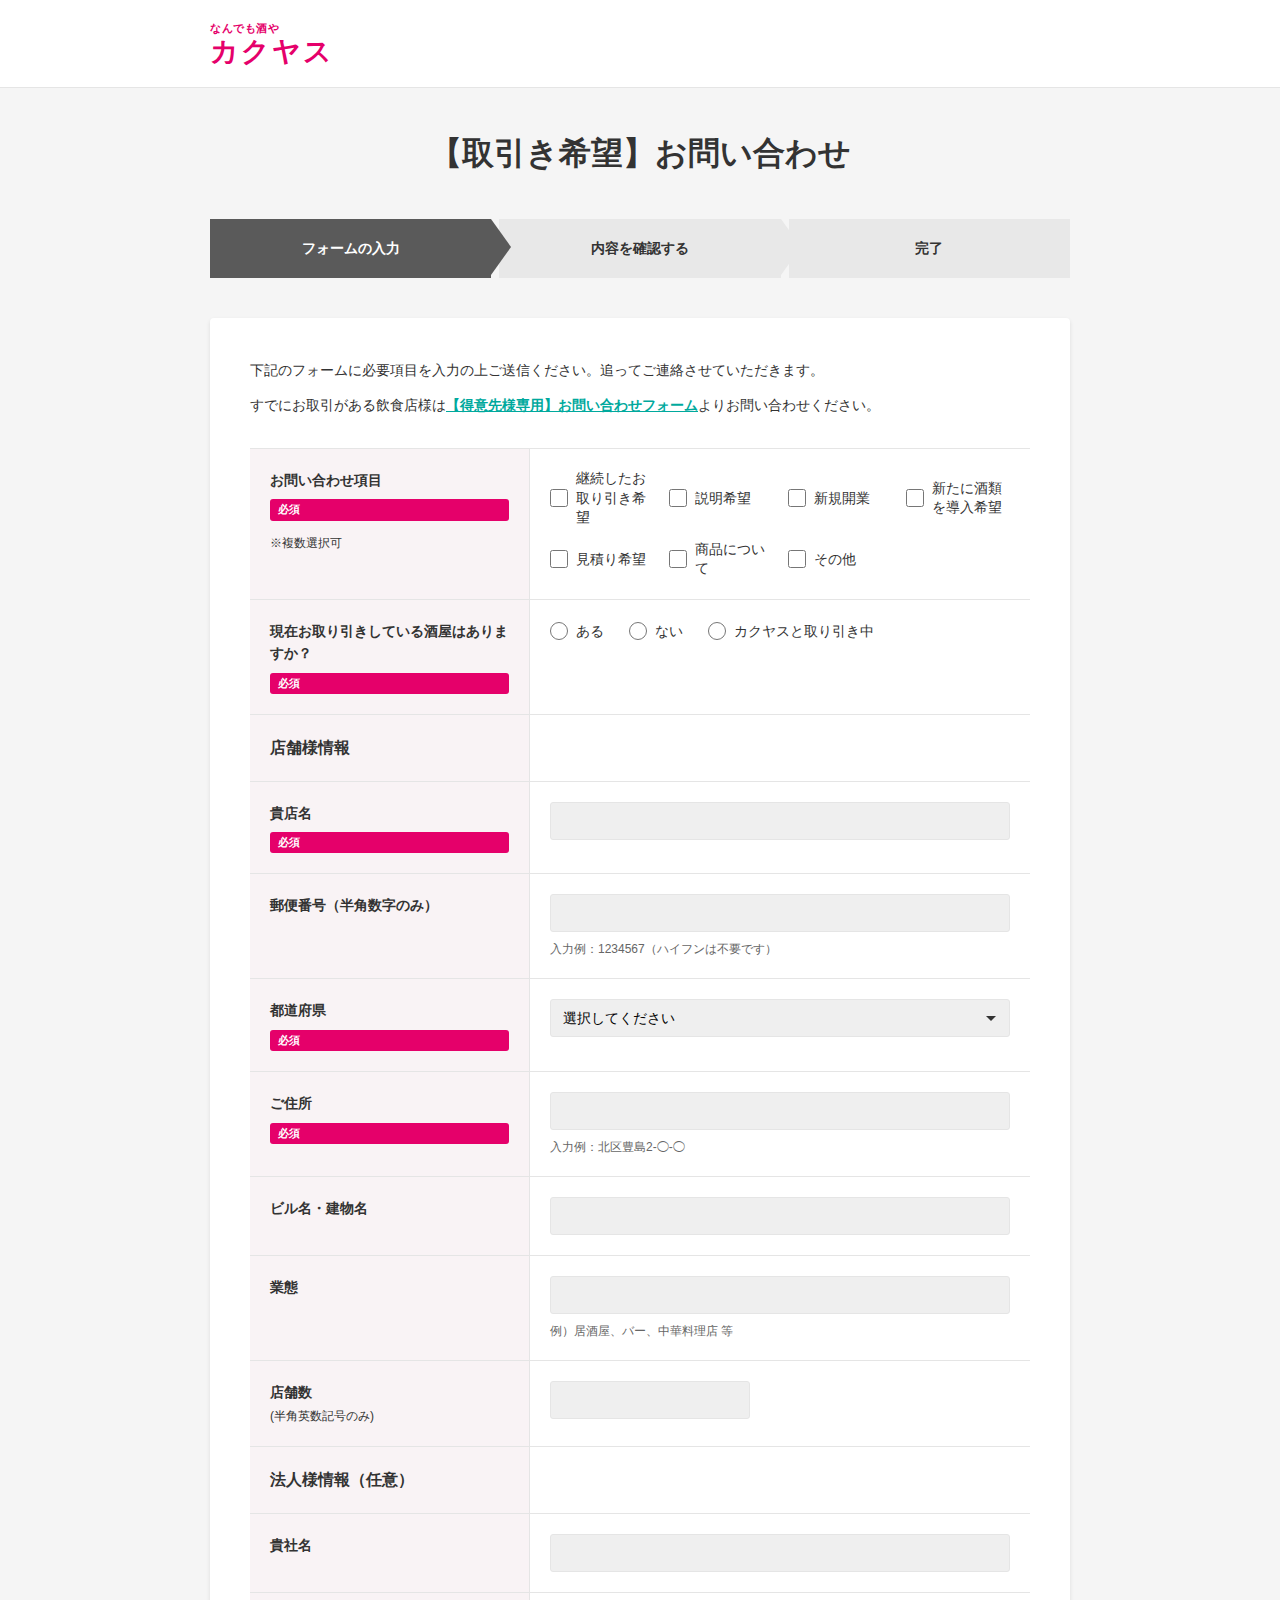
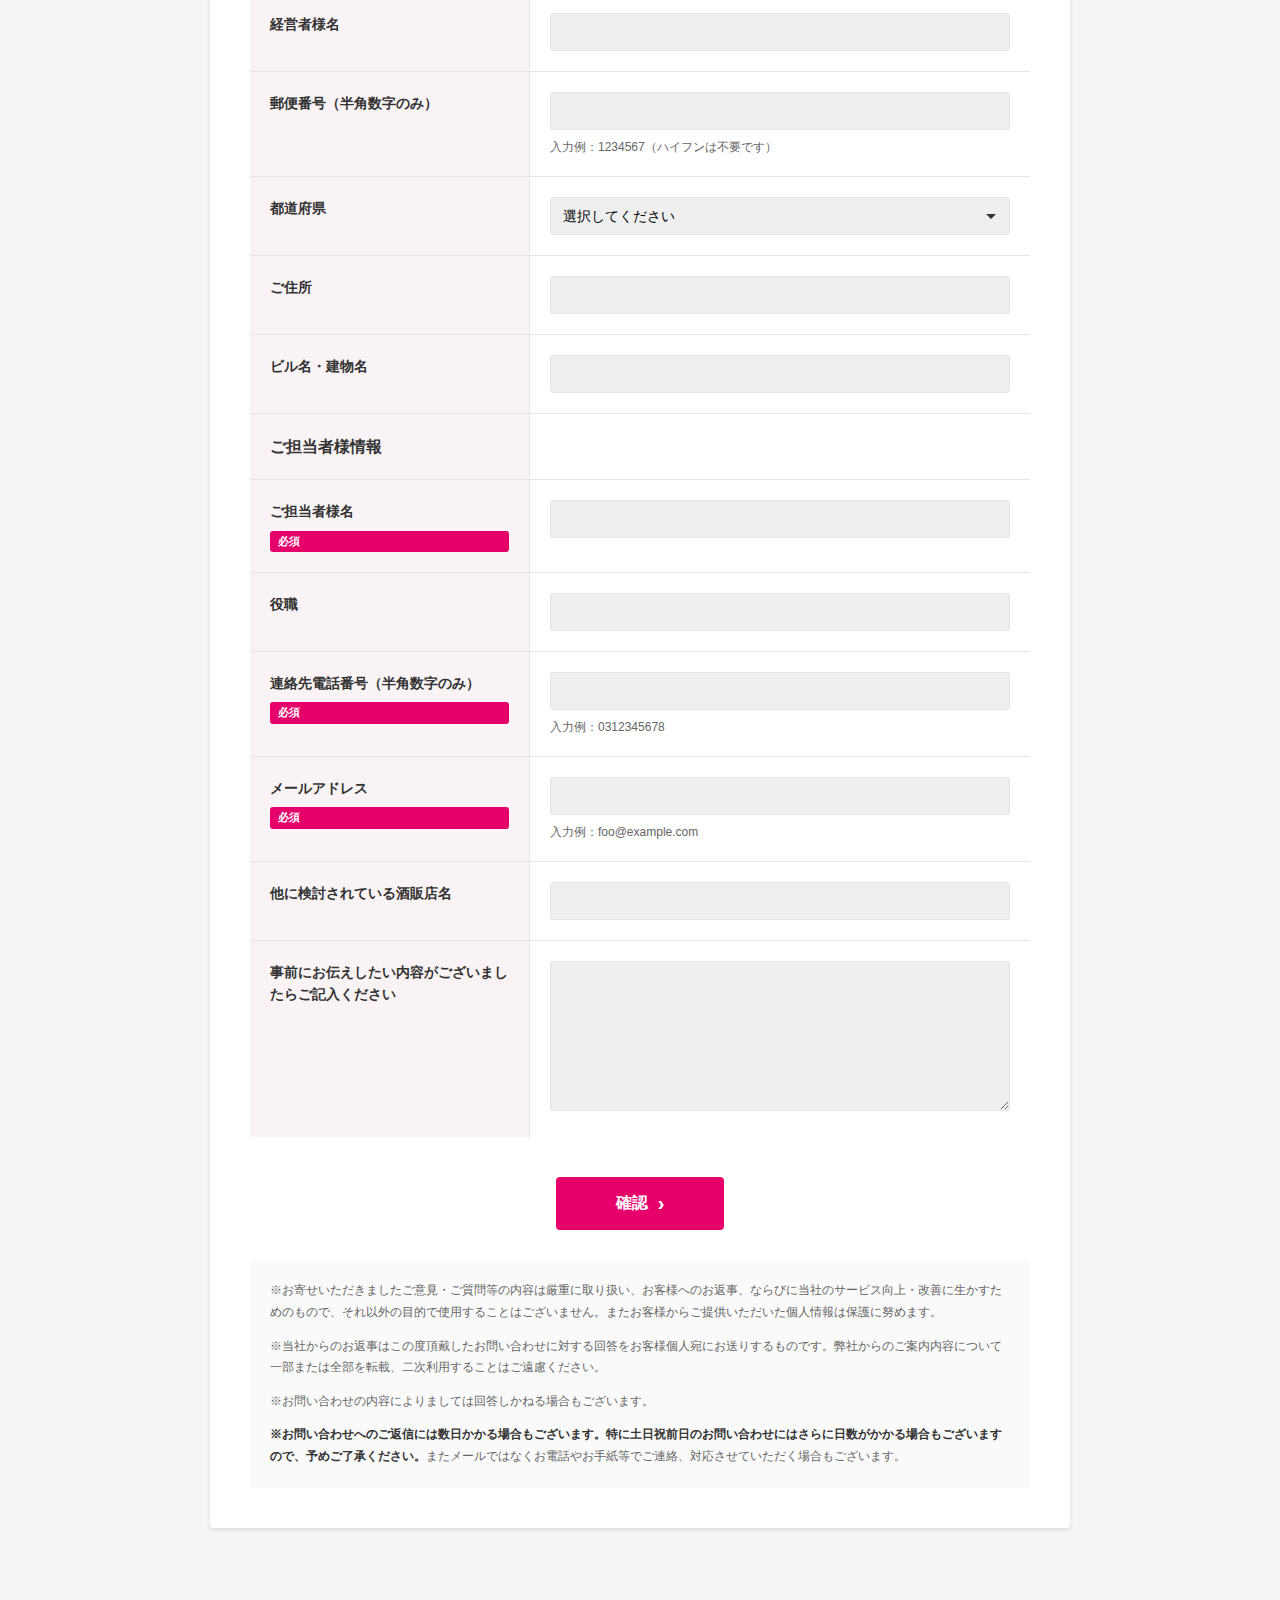
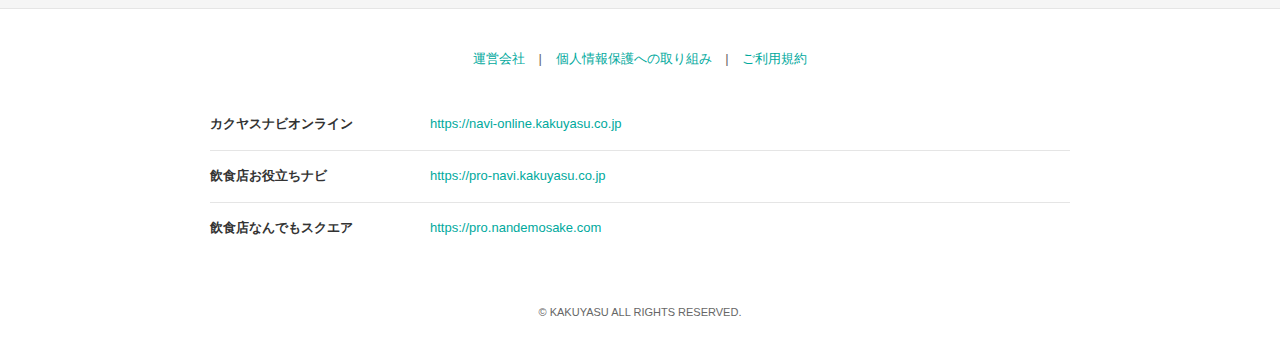
<file: test/index2.html>
<!DOCTYPE html>
<html lang="ja">
<head>
    <meta charset="UTF-8">
    <meta name="viewport" content="width=device-width, initial-scale=1.0">
    <title>【取引き希望】お問い合わせ | 飲食店お役立ちナビ | なんでも酒やカクヤス</title>
    <link rel="stylesheet" href="style2.css">
</head>
<body>
    <!-- Header -->
    <header class="header">
        <div class="header__container">
            <div class="header__logo">
                <div class="header__logo-tagline">なんでも酒や</div>
                <div class="header__logo-brand">カクヤス</div>
            </div>
        </div>
    </header>

    <!-- Main Content -->
    <main class="main">
        <div class="main__container">
            <!-- Page Title -->
            <h1 class="page-title">【取引き希望】お問い合わせ</h1>

            <!-- Progress Steps -->
            <div class="progress">
                <div class="progress__step progress__step--active">
                    <span class="progress__step-text">フォームの入力</span>
                </div>
                <div class="progress__step">
                    <span class="progress__step-text">内容を確認する</span>
                </div>
                <div class="progress__step">
                    <span class="progress__step-text">完了</span>
                </div>
            </div>

            <!-- Form Container -->
            <div class="form-container">
                <!-- Introduction -->
                <div class="form-intro">
                    <p class="form-intro__text">
                        下記のフォームに必要項目を入力の上ご送信ください。追ってご連絡させていただきます。
                    </p>
                    <p class="form-intro__text">
                        すでにお取引がある飲食店様は<a href="#" class="form-intro__link">【得意先様専用】お問い合わせフォーム</a>よりお問い合わせください。
                    </p>
                </div>

                <!-- Form -->
                <form class="form" id="contactForm">
                    <!-- Hidden Title Field -->
                    <input type="hidden" id="title" name="title" value="【取引き希望】お問い合わせ">

                    <!-- Inquiry Items Section -->
                    <div class="form-row">
                        <div class="form-row__label">
                            <label class="form-label">お問い合わせ項目</label>
                            <span class="form-badge form-badge--required">必須</span>
                            <p class="form-label__note">※複数選択可</p>
                        </div>
                        <div class="form-row__field">
                            <div class="checkbox-grid">
                                <label class="checkbox">
                                    <input type="checkbox" class="checkbox__input" id="koumoku-1" name="koumoku[]" value="継続したお取り引き希望">
                                    <span class="checkbox__label">継続したお取り引き希望</span>
                                </label>
                                <label class="checkbox">
                                    <input type="checkbox" class="checkbox__input" id="koumoku-2" name="koumoku[]" value="説明希望">
                                    <span class="checkbox__label">説明希望</span>
                                </label>
                                <label class="checkbox">
                                    <input type="checkbox" class="checkbox__input" id="koumoku-3" name="koumoku[]" value="新規開業">
                                    <span class="checkbox__label">新規開業</span>
                                </label>
                                <label class="checkbox">
                                    <input type="checkbox" class="checkbox__input" id="koumoku-4" name="koumoku[]" value="新たに酒類を導入希望">
                                    <span class="checkbox__label">新たに酒類を導入希望</span>
                                </label>
                                <label class="checkbox">
                                    <input type="checkbox" class="checkbox__input" id="koumoku-5" name="koumoku[]" value="見積り希望">
                                    <span class="checkbox__label">見積り希望</span>
                                </label>
                                <label class="checkbox">
                                    <input type="checkbox" class="checkbox__input" id="koumoku-6" name="koumoku[]" value="商品について">
                                    <span class="checkbox__label">商品について</span>
                                </label>
                                <label class="checkbox">
                                    <input type="checkbox" class="checkbox__input" id="koumoku-7" name="koumoku[]" value="その他">
                                    <span class="checkbox__label">その他</span>
                                </label>
                            </div>
                        </div>
                    </div>

                    <!-- Current Liquor Store -->
                    <div class="form-row">
                        <div class="form-row__label">
                            <label class="form-label">現在お取り引きしている酒屋はありますか？</label>
                            <span class="form-badge form-badge--required">必須</span>
                        </div>
                        <div class="form-row__field">
                            <div class="radio-group">
                                <label class="radio">
                                    <input type="radio" class="radio__input" id="sakaya-1" name="sakaya" value="ある">
                                    <span class="radio__label">ある</span>
                                </label>
                                <label class="radio">
                                    <input type="radio" class="radio__input" id="sakaya-2" name="sakaya" value="ない">
                                    <span class="radio__label">ない</span>
                                </label>
                                <label class="radio">
                                    <input type="radio" class="radio__input" id="sakaya-3" name="sakaya" value="カクヤスと取り引き中">
                                    <span class="radio__label">カクヤスと取り引き中</span>
                                </label>
                            </div>
                        </div>
                    </div>

                    <!-- Store Information Section -->
                    <div class="form-section">
                        <h2 class="form-section__title">店舗様情報</h2>
                    </div>

                    <div class="form-row">
                        <div class="form-row__label">
                            <label class="form-label" for="company">貴店名</label>
                            <span class="form-badge form-badge--required">必須</span>
                        </div>
                        <div class="form-row__field">
                            <input type="text" class="form-input" id="company" name="company" placeholder="">
                        </div>
                    </div>

                    <div class="form-row">
                        <div class="form-row__label">
                            <label class="form-label" for="postal-code">郵便番号（半角数字のみ）</label>
                        </div>
                        <div class="form-row__field">
                            <input type="text" class="form-input" id="postal-code" name="postal-code" placeholder="">
                            <p class="form-hint">入力例：1234567（ハイフンは不要です）</p>
                        </div>
                    </div>

                    <div class="form-row">
                        <div class="form-row__label">
                            <label class="form-label" for="prefectures">都道府県</label>
                            <span class="form-badge form-badge--required">必須</span>
                        </div>
                        <div class="form-row__field">
                            <select class="form-select" id="prefectures" name="prefectures">
                                <option value="">選択してください</option>
                                <option value="埼玉県">埼玉県</option>
                                <option value="千葉県">千葉県</option>
                                <option value="東京都">東京都</option>
                                <option value="神奈川県">神奈川県</option>
                                <option value="京都府">京都府</option>
                                <option value="大阪府">大阪府</option>
                                <option value="兵庫県">兵庫県</option>
                                <option value="福岡県">福岡県</option>
                                <option value="佐賀県">佐賀県</option>
                                <option value="長崎県">長崎県</option>
                            </select>
                        </div>
                    </div>

                    <div class="form-row">
                        <div class="form-row__label">
                            <label class="form-label" for="address">ご住所</label>
                            <span class="form-badge form-badge--required">必須</span>
                        </div>
                        <div class="form-row__field">
                            <input type="text" class="form-input" id="address" name="address" placeholder="">
                            <p class="form-hint">入力例：北区豊島2-◯-◯</p>
                        </div>
                    </div>

                    <div class="form-row">
                        <div class="form-row__label">
                            <label class="form-label" for="bldg">ビル名・建物名</label>
                        </div>
                        <div class="form-row__field">
                            <input type="text" class="form-input" id="bldg" name="bldg" placeholder="">
                        </div>
                    </div>

                    <div class="form-row">
                        <div class="form-row__label">
                            <label class="form-label" for="industry">業態</label>
                        </div>
                        <div class="form-row__field">
                            <input type="text" class="form-input" id="industry" name="industry" placeholder="">
                            <p class="form-hint">例）居酒屋、バー、中華料理店 等</p>
                        </div>
                    </div>

                    <div class="form-row">
                        <div class="form-row__label">
                            <label class="form-label" for="stores">店舗数<br><span class="form-label__sub">(半角英数記号のみ)</span></label>
                        </div>
                        <div class="form-row__field">
                            <input type="text" class="form-input form-input--small" id="stores" name="stores" placeholder="">
                        </div>
                    </div>

                    <!-- Corporate Information Section -->
                    <div class="form-section">
                        <h2 class="form-section__title">法人様情報（任意）</h2>
                    </div>

                    <div class="form-row">
                        <div class="form-row__label">
                            <label class="form-label" for="corporate-name">貴社名</label>
                        </div>
                        <div class="form-row__field">
                            <input type="text" class="form-input" id="corporate-name" name="corporate-name" placeholder="">
                        </div>
                    </div>

                    <div class="form-row">
                        <div class="form-row__label">
                            <label class="form-label" for="president-name">経営者様名</label>
                        </div>
                        <div class="form-row__field">
                            <input type="text" class="form-input" id="president-name" name="president-name" placeholder="">
                        </div>
                    </div>

                    <div class="form-row">
                        <div class="form-row__label">
                            <label class="form-label" for="corporate-postal-code">郵便番号（半角数字のみ）</label>
                        </div>
                        <div class="form-row__field">
                            <input type="text" class="form-input" id="corporate-postal-code" name="corporate-postal-code" placeholder="">
                            <p class="form-hint">入力例：1234567（ハイフンは不要です）</p>
                        </div>
                    </div>

                    <div class="form-row">
                        <div class="form-row__label">
                            <label class="form-label" for="prefectures02">都道府県</label>
                        </div>
                        <div class="form-row__field">
                            <select class="form-select" id="prefectures02" name="prefectures02">
                                <option value="">選択してください</option>
                                <option value="北海道">北海道</option>
                                <option value="青森県">青森県</option>
                                <option value="岩手県">岩手県</option>
                                <option value="宮城県">宮城県</option>
                                <option value="秋田県">秋田県</option>
                                <option value="山形県">山形県</option>
                                <option value="福島県">福島県</option>
                                <option value="茨城県">茨城県</option>
                                <option value="栃木県">栃木県</option>
                                <option value="群馬県">群馬県</option>
                                <option value="埼玉県">埼玉県</option>
                                <option value="千葉県">千葉県</option>
                                <option value="東京都">東京都</option>
                                <option value="神奈川県">神奈川県</option>
                                <option value="新潟県">新潟県</option>
                                <option value="富山県">富山県</option>
                                <option value="石川県">石川県</option>
                                <option value="福井県">福井県</option>
                                <option value="山梨県">山梨県</option>
                                <option value="長野県">長野県</option>
                                <option value="岐阜県">岐阜県</option>
                                <option value="静岡県">静岡県</option>
                                <option value="愛知県">愛知県</option>
                                <option value="三重県">三重県</option>
                                <option value="滋賀県">滋賀県</option>
                                <option value="京都府">京都府</option>
                                <option value="大阪府">大阪府</option>
                                <option value="兵庫県">兵庫県</option>
                                <option value="奈良県">奈良県</option>
                                <option value="和歌山県">和歌山県</option>
                                <option value="鳥取県">鳥取県</option>
                                <option value="島根県">島根県</option>
                                <option value="岡山県">岡山県</option>
                                <option value="広島県">広島県</option>
                                <option value="山口県">山口県</option>
                                <option value="徳島県">徳島県</option>
                                <option value="香川県">香川県</option>
                                <option value="愛媛県">愛媛県</option>
                                <option value="高知県">高知県</option>
                                <option value="福岡県">福岡県</option>
                                <option value="佐賀県">佐賀県</option>
                                <option value="長崎県">長崎県</option>
                                <option value="熊本県">熊本県</option>
                                <option value="大分県">大分県</option>
                                <option value="宮崎県">宮崎県</option>
                                <option value="鹿児島県">鹿児島県</option>
                                <option value="沖縄県">沖縄県</option>
                            </select>
                        </div>
                    </div>

                    <div class="form-row">
                        <div class="form-row__label">
                            <label class="form-label" for="address02">ご住所</label>
                        </div>
                        <div class="form-row__field">
                            <input type="text" class="form-input" id="address02" name="address02" placeholder="">
                        </div>
                    </div>

                    <div class="form-row">
                        <div class="form-row__label">
                            <label class="form-label" for="bldg02">ビル名・建物名</label>
                        </div>
                        <div class="form-row__field">
                            <input type="text" class="form-input" id="bldg02" name="bldg02" placeholder="">
                        </div>
                    </div>

                    <!-- Contact Person Information Section -->
                    <div class="form-section">
                        <h2 class="form-section__title">ご担当者様情報</h2>
                    </div>

                    <div class="form-row">
                        <div class="form-row__label">
                            <label class="form-label" for="name">ご担当者様名</label>
                            <span class="form-badge form-badge--required">必須</span>
                        </div>
                        <div class="form-row__field">
                            <input type="text" class="form-input" id="name" name="name" placeholder="">
                        </div>
                    </div>

                    <div class="form-row">
                        <div class="form-row__label">
                            <label class="form-label" for="position">役職</label>
                        </div>
                        <div class="form-row__field">
                            <input type="text" class="form-input" id="position" name="position" placeholder="">
                        </div>
                    </div>

                    <div class="form-row">
                        <div class="form-row__label">
                            <label class="form-label" for="phone-number">連絡先電話番号（半角数字のみ）</label>
                            <span class="form-badge form-badge--required">必須</span>
                        </div>
                        <div class="form-row__field">
                            <input type="tel" class="form-input" id="phone-number" name="phone-number" placeholder="">
                            <p class="form-hint">入力例：0312345678</p>
                        </div>
                    </div>

                    <div class="form-row">
                        <div class="form-row__label">
                            <label class="form-label" for="email">メールアドレス</label>
                            <span class="form-badge form-badge--required">必須</span>
                        </div>
                        <div class="form-row__field">
                            <input type="email" class="form-input" id="email" name="email" placeholder="">
                            <p class="form-hint">入力例：foo@example.com</p>
                        </div>
                    </div>

                    <div class="form-row">
                        <div class="form-row__label">
                            <label class="form-label" for="message01">他に検討されている酒販店名</label>
                        </div>
                        <div class="form-row__field">
                            <input type="text" class="form-input" id="message01" name="message01" placeholder="">
                        </div>
                    </div>

                    <div class="form-row">
                        <div class="form-row__label">
                            <label class="form-label" for="message02">事前にお伝えしたい内容がございましたらご記入ください</label>
                        </div>
                        <div class="form-row__field">
                            <textarea class="form-textarea" id="message02" name="message02" rows="8" placeholder=""></textarea>
                        </div>
                    </div>

                    <!-- Hidden Fields -->
                    <input type="hidden" id="flow-type" name="flow-type" value="">
                    <input type="hidden" id="formpage-id" name="formpage-id" value="37092">
                    <input type="hidden" id="application-page" name="application-page" value="">

                    <!-- Submit Button -->
                    <div class="form-submit">
                        <button type="submit" class="form-submit__button">
                            確認
                            <span class="form-submit__button-icon">›</span>
                        </button>
                    </div>

                    <!-- Privacy Notice -->
                    <div class="form-notice">
                        <p class="form-notice__text">
                            ※お寄せいただきましたご意見・ご質問等の内容は厳重に取り扱い、お客様へのお返事、ならびに当社のサービス向上・改善に生かすためのもので、それ以外の目的で使用することはございません。またお客様からご提供いただいた個人情報は保護に努めます。
                        </p>
                        <p class="form-notice__text">
                            ※当社からのお返事はこの度頂戴したお問い合わせに対する回答をお客様個人宛にお送りするものです。弊社からのご案内内容について一部または全部を転載、二次利用することはご遠慮ください。
                        </p>
                        <p class="form-notice__text">
                            ※お問い合わせの内容によりましては回答しかねる場合もございます。
                        </p>
                        <p class="form-notice__text">
                            <strong>※お問い合わせへのご返信には数日かかる場合もございます。特に土日祝前日のお問い合わせにはさらに日数がかかる場合もございますので、予めご了承ください。</strong>またメールではなくお電話やお手紙等でご連絡、対応させていただく場合もございます。
                        </p>
                    </div>
                </form>
            </div>
        </div>
    </main>

    <!-- Footer -->
    <footer class="footer">
        <div class="footer__container">
            <div class="footer__links">
                <a href="#" class="footer__link">運営会社</a>
                <span class="footer__separator">|</span>
                <a href="#" class="footer__link">個人情報保護への取り組み</a>
                <span class="footer__separator">|</span>
                <a href="#" class="footer__link">ご利用規約</a>
            </div>

            <div class="footer__sites">
                <div class="footer__site-row">
                    <div class="footer__site-label">カクヤスナビオンライン</div>
                    <div class="footer__site-value">
                        <a href="https://navi-online.kakuyasu.co.jp" class="footer__site-link">https://navi-online.kakuyasu.co.jp</a>
                    </div>
                </div>
                <div class="footer__site-row">
                    <div class="footer__site-label">飲食店お役立ちナビ</div>
                    <div class="footer__site-value">
                        <a href="https://pro-navi.kakuyasu.co.jp" class="footer__site-link">https://pro-navi.kakuyasu.co.jp</a>
                    </div>
                </div>
                <div class="footer__site-row">
                    <div class="footer__site-label">飲食店なんでもスクエア</div>
                    <div class="footer__site-value">
                        <a href="https://pro.nandemosake.com" class="footer__site-link">https://pro.nandemosake.com</a>
                    </div>
                </div>
            </div>

            <div class="footer__copyright">
                © KAKUYASU ALL RIGHTS RESERVED.
            </div>
        </div>
    </footer>
</body>
</html>
</file>
<file: styles.css>
* {
  margin: 0;
  padding: 0;
  box-sizing: border-box;
}
html {
  font-size: 16px;
}
body {
  font-family: -apple-system, BlinkMacSystemFont, "Segoe UI", "Hiragino Kaku Gothic ProN", "Hiragino Sans", Meiryo, sans-serif;
  font-size: 13px;
  line-height: 1.5;
  color: #333333;
  background-color: #F5F5F5;
  -webkit-font-smoothing: antialiased;
  -moz-osx-font-smoothing: grayscale;
}
img {
  max-width: 100%;
  height: auto;
  display: block;
}
a {
  text-decoration: none;
  color: inherit;
  transition: opacity 0.3s ease;
}
a:hover {
  opacity: 0.8;
}
.container {
  width: 100%;
  max-width: 800px;
  margin: 0 auto;
  padding: 0 16px;
}
@media (min-width: 768px) {
  .container {
    padding: 0 24px;
  }
}
.header {
  background-color: #FFFFFF;
  padding: 16px 0;
  box-shadow: 0 2px 4px rgba(0, 0, 0, 0.1);
}
.logo {
  text-align: center;
}
.logo-tagline {
  font-size: 12px;
  color: #E91E63;
  margin-bottom: 2px;
}
.logo-brand {
  font-size: 18px;
  font-weight: bold;
  color: #E91E63;
  letter-spacing: 1px;
}
.main {
  padding: 24px 0;
}
.page-title {
  font-size: 16px;
  font-weight: bold;
  text-align: center;
  margin-bottom: 24px;
  color: #333333;
}
.progress-indicator {
  display: flex;
  justify-content: center;
  align-items: center;
  margin-bottom: 24px;
  gap: 0;
}
.progress-step {
  position: relative;
  background-color: #E0E0E0;
  padding: 12px 20px;
  font-size: 12px;
  color: #333333;
  clip-path: polygon(0 0, calc(100% - 15px) 0, 100% 50%, calc(100% - 15px) 100%, 0 100%);
}
.progress-step:first-child {
  clip-path: polygon(0 0, calc(100% - 15px) 0, 100% 50%, calc(100% - 15px) 100%, 0 100%, 0 0);
  padding-left: 20px;
}
.progress-step:last-child {
  clip-path: polygon(0 0, 100% 0, 100% 100%, 0 100%);
  padding-right: 20px;
}
.progress-step:not(:first-child) {
  margin-left: -1px;
}
.progress-step--active {
  background-color: #5D5D5D;
  color: #FFFFFF;
  font-weight: bold;
}
.progress-step__label {
  position: relative;
  z-index: 1;
}
.form-container {
  background-color: #FFFFFF;
  padding: 24px;
  border-radius: 0;
  box-shadow: 0 1px 3px rgba(0, 0, 0, 0.1);
}
.form-intro {
  margin-bottom: 24px;
  line-height: 1.6;
}
.form-intro p {
  margin-bottom: 12px;
  font-size: 13px;
}
.link-green {
  color: #00C853;
  text-decoration: underline;
}
.link-green:hover {
  opacity: 0.8;
}
.contact-form {
  width: 100%;
}
.section-divider {
  margin: 24px 0 20px 0;
}
.section-divider .section-title {
  font-size: 14px;
  font-weight: bold;
  color: #333333;
  margin: 0;
}
.form-row {
  display: flex;
  flex-direction: column;
  margin-bottom: 16px;
}
@media (min-width: 768px) {
  .form-row {
    flex-direction: row;
    align-items: flex-start;
  }
}
.form-label-col {
  width: 100%;
  margin-bottom: 8px;
}
@media (min-width: 768px) {
  .form-label-col {
    width: 250px;
    flex-shrink: 0;
    margin-bottom: 0;
    margin-right: 16px;
  }
}
.form-input-col {
  flex: 1;
  width: 100%;
}
.form-label {
  background-color: #E8E8E8;
  padding: 12px;
  font-size: 13px;
  color: #333333;
  border: 1px solid #CCCCCC;
  display: flex;
  align-items: center;
  gap: 8px;
  line-height: 1.4;
  min-height: 40px;
}
.form-input,
.form-select,
.form-textarea {
  width: 100%;
  padding: 12px;
  font-size: 13px;
  border: 1px solid #CCCCCC;
  background-color: #F8F8F8;
  font-family: -apple-system, BlinkMacSystemFont, "Segoe UI", "Hiragino Kaku Gothic ProN", "Hiragino Sans", Meiryo, sans-serif;
  transition: border-color 0.3s ease;
  min-height: 40px;
}
.form-input:focus,
.form-select:focus,
.form-textarea:focus {
  outline: none;
  border-color: #E91E63;
}
.form-input::placeholder,
.form-select::placeholder,
.form-textarea::placeholder {
  color: #999999;
  font-size: 13px;
}
.form-select {
  cursor: pointer;
  appearance: none;
  background-image: url("data:image/svg+xml;charset=UTF-8,%3csvg xmlns='http://www.w3.org/2000/svg' viewBox='0 0 24 24' fill='none' stroke='%23666' stroke-width='2' stroke-linecap='round' stroke-linejoin='round'%3e%3cpolyline points='6 9 12 15 18 9'%3e%3c/polyline%3e%3c/svg%3e");
  background-repeat: no-repeat;
  background-position: right 12px center;
  background-size: 16px;
  padding-right: 40px;
}
.form-textarea {
  resize: vertical;
  min-height: 100px;
  line-height: 1.5;
}
.form-hint {
  font-size: 12px;
  color: #666666;
  margin-top: 4px;
  line-height: 1.4;
}
.form-note {
  font-size: 12px;
  color: #666666;
  margin-bottom: 12px;
}
.checkbox-grid {
  display: grid;
  grid-template-columns: 1fr;
  gap: 8px;
}
@media (min-width: 576px) {
  .checkbox-grid {
    grid-template-columns: repeat(2, 1fr);
    gap: 12px 20px;
  }
}
@media (min-width: 768px) {
  .checkbox-grid {
    grid-template-columns: repeat(3, 1fr);
  }
}
.radio-group {
  display: flex;
  flex-direction: column;
  gap: 8px;
}
@media (min-width: 576px) {
  .radio-group {
    flex-direction: row;
    gap: 20px;
  }
}
.checkbox-item,
.radio-item {
  display: flex;
  align-items: center;
  gap: 8px;
}
.checkbox-item input[type="checkbox"],
.radio-item input[type="checkbox"],
.checkbox-item input[type="radio"],
.radio-item input[type="radio"] {
  width: 16px;
  height: 16px;
  cursor: pointer;
  accent-color: #E91E63;
  flex-shrink: 0;
}
.checkbox-item label,
.radio-item label {
  cursor: pointer;
  font-size: 13px;
  user-select: none;
  line-height: 1.4;
}
.badge {
  display: inline-block;
  padding: 2px 8px;
  font-size: 11px;
  font-weight: bold;
  border-radius: 2px;
  white-space: nowrap;
}
.badge--required {
  background-color: #E91E63;
  color: #FFFFFF;
}
.form-submit {
  text-align: center;
  margin-top: 40px;
}
.btn {
  display: inline-block;
  padding: 12px 40px;
  font-size: 14px;
  font-weight: bold;
  border: none;
  border-radius: 4px;
  cursor: pointer;
  transition: background-color 0.3s ease;
  font-family: -apple-system, BlinkMacSystemFont, "Segoe UI", "Hiragino Kaku Gothic ProN", "Hiragino Sans", Meiryo, sans-serif;
  text-align: center;
  min-width: 120px;
}
.btn--primary {
  background-color: #E91E63;
  color: #FFFFFF;
}
.btn--primary:hover {
  background-color: #C2185B;
}
.disclaimer {
  margin-top: 24px;
  padding-top: 16px;
  border-top: 1px solid #CCCCCC;
  font-size: 12px;
  color: #666666;
  line-height: 1.6;
}
.disclaimer p {
  margin-bottom: 12px;
}
.footer {
  background-color: #FFFFFF;
  padding: 24px 0;
  margin-top: 24px;
  border-top: 1px solid #CCCCCC;
}
.footer-links {
  text-align: center;
  margin-bottom: 16px;
  font-size: 12px;
}
.footer-link {
  color: #00C853;
  text-decoration: underline;
}
.footer-link:hover {
  opacity: 0.8;
}
.footer-separator {
  margin: 0 12px;
  color: #666666;
}
.footer-sites {
  margin-bottom: 16px;
}
.sites-table {
  width: 100%;
  border-collapse: collapse;
  font-size: 12px;
}
.sites-table tbody tr {
  border-bottom: 1px solid #CCCCCC;
}
.sites-table tbody tr:last-child {
  border-bottom: none;
}
.sites-table__label {
  padding: 12px;
  font-weight: bold;
  width: 35%;
  vertical-align: top;
  text-align: left;
}
.sites-table__link {
  padding: 12px;
  word-break: break-all;
}
.sites-table__link a {
  color: #00C853;
  text-decoration: underline;
}
.sites-table__link a:hover {
  opacity: 0.8;
}
.footer-copyright {
  text-align: center;
  font-size: 11px;
  color: #666666;
}
.footer-copyright p {
  margin: 0;
}
@media (max-width: 767px) {
  .container {
    padding: 0 12px;
  }
  .form-container {
    padding: 16px;
  }
  .form-label-col {
    margin-bottom: 12px;
  }
  .checkbox-grid {
    grid-template-columns: 1fr;
  }
  .radio-group {
    flex-direction: column;
  }
  .progress-step {
    padding: 8px 12px;
    font-size: 11px;
  }
  .progress-step:first-child {
    padding-left: 12px;
  }
  .progress-step:last-child {
    padding-right: 12px;
  }
}
</file>
<file: demo/styles.css>
* {
  margin: 0;
  padding: 0;
  box-sizing: border-box;
}
html {
  font-size: 16px;
}
body {
  font-family: -apple-system, BlinkMacSystemFont, "Segoe UI", "Hiragino Kaku Gothic ProN", "Hiragino Sans", Meiryo, sans-serif;
  font-size: 13px;
  line-height: 1.5;
  color: #333333;
  background-color: #F5F5F5;
  -webkit-font-smoothing: antialiased;
  -moz-osx-font-smoothing: grayscale;
}
img {
  max-width: 100%;
  height: auto;
  display: block;
}
a {
  text-decoration: none;
  color: inherit;
  transition: opacity 0.3s ease;
}
a:hover {
  opacity: 0.8;
}
.container {
  width: 100%;
  max-width: 800px;
  margin: 0 auto;
  padding: 0 16px;
}
@media (min-width: 768px) {
  .container {
    padding: 0 24px;
  }
}
.header {
  background-color: #FFFFFF;
  padding: 16px 0;
  box-shadow: 0 2px 4px rgba(0, 0, 0, 0.1);
}
.logo {
  text-align: center;
}
.logo-tagline {
  font-size: 12px;
  color: #E91E63;
  margin-bottom: 2px;
}
.logo-brand {
  font-size: 18px;
  font-weight: bold;
  color: #E91E63;
  letter-spacing: 1px;
}
.main {
  padding: 24px 0;
}
.page-title {
  font-size: 16px;
  font-weight: bold;
  text-align: center;
  margin-bottom: 24px;
  color: #333333;
}
.progress-indicator {
  display: flex;
  justify-content: center;
  align-items: center;
  margin-bottom: 24px;
  gap: 0;
}
.progress-step {
  position: relative;
  background-color: #E0E0E0;
  padding: 12px 20px;
  font-size: 12px;
  color: #333333;
  clip-path: polygon(0 0, calc(100% - 15px) 0, 100% 50%, calc(100% - 15px) 100%, 0 100%);
}
.progress-step:first-child {
  clip-path: polygon(0 0, calc(100% - 15px) 0, 100% 50%, calc(100% - 15px) 100%, 0 100%, 0 0);
  padding-left: 20px;
}
.progress-step:last-child {
  clip-path: polygon(0 0, 100% 0, 100% 100%, 0 100%);
  padding-right: 20px;
}
.progress-step:not(:first-child) {
  margin-left: -1px;
}
.progress-step--active {
  background-color: #5D5D5D;
  color: #FFFFFF;
  font-weight: bold;
}
.progress-step__label {
  position: relative;
  z-index: 1;
}
.form-container {
  background-color: #FFFFFF;
  padding: 24px;
  border-radius: 0;
  box-shadow: 0 1px 3px rgba(0, 0, 0, 0.1);
}
.form-intro {
  margin-bottom: 24px;
  line-height: 1.6;
}
.form-intro p {
  margin-bottom: 12px;
  font-size: 13px;
}
.link-green {
  color: #00C853;
  text-decoration: underline;
}
.link-green:hover {
  opacity: 0.8;
}
.contact-form {
  width: 100%;
}
.section-divider {
  margin: 24px 0 20px 0;
}
.section-divider .section-title {
  font-size: 14px;
  font-weight: bold;
  color: #333333;
  margin: 0;
}
.form-row {
  display: flex;
  flex-direction: column;
  margin-bottom: 16px;
}
@media (min-width: 768px) {
  .form-row {
    flex-direction: row;
    align-items: flex-start;
  }
}
.form-label-col {
  width: 100%;
  margin-bottom: 8px;
}
@media (min-width: 768px) {
  .form-label-col {
    width: 250px;
    flex-shrink: 0;
    margin-bottom: 0;
    margin-right: 16px;
  }
}
.form-input-col {
  flex: 1;
  width: 100%;
}
.form-label {
  background-color: #E8E8E8;
  padding: 12px;
  font-size: 13px;
  color: #333333;
  border: 1px solid #CCCCCC;
  display: flex;
  align-items: center;
  gap: 8px;
  line-height: 1.4;
  min-height: 40px;
}
.form-input,
.form-select,
.form-textarea {
  width: 100%;
  padding: 12px;
  font-size: 13px;
  border: 1px solid #CCCCCC;
  background-color: #F8F8F8;
  font-family: -apple-system, BlinkMacSystemFont, "Segoe UI", "Hiragino Kaku Gothic ProN", "Hiragino Sans", Meiryo, sans-serif;
  transition: border-color 0.3s ease;
  min-height: 40px;
}
.form-input:focus,
.form-select:focus,
.form-textarea:focus {
  outline: none;
  border-color: #E91E63;
}
.form-input::placeholder,
.form-select::placeholder,
.form-textarea::placeholder {
  color: #999999;
  font-size: 13px;
}
.form-select {
  cursor: pointer;
  appearance: none;
  background-image: url("data:image/svg+xml;charset=UTF-8,%3csvg xmlns='http://www.w3.org/2000/svg' viewBox='0 0 24 24' fill='none' stroke='%23666' stroke-width='2' stroke-linecap='round' stroke-linejoin='round'%3e%3cpolyline points='6 9 12 15 18 9'%3e%3c/polyline%3e%3c/svg%3e");
  background-repeat: no-repeat;
  background-position: right 12px center;
  background-size: 16px;
  padding-right: 40px;
}
.form-textarea {
  resize: vertical;
  min-height: 100px;
  line-height: 1.5;
}
.form-hint {
  font-size: 12px;
  color: #666666;
  margin-top: 4px;
  line-height: 1.4;
}
.form-note {
  font-size: 12px;
  color: #666666;
  margin-bottom: 12px;
}
.checkbox-grid {
  display: grid;
  grid-template-columns: 1fr;
  gap: 8px;
}
@media (min-width: 576px) {
  .checkbox-grid {
    grid-template-columns: repeat(2, 1fr);
    gap: 12px 20px;
  }
}
@media (min-width: 768px) {
  .checkbox-grid {
    grid-template-columns: repeat(3, 1fr);
  }
}
.radio-group {
  display: flex;
  flex-direction: column;
  gap: 8px;
}
@media (min-width: 576px) {
  .radio-group {
    flex-direction: row;
    gap: 20px;
  }
}
.checkbox-item,
.radio-item {
  display: flex;
  align-items: center;
  gap: 8px;
}
.checkbox-item input[type="checkbox"],
.radio-item input[type="checkbox"],
.checkbox-item input[type="radio"],
.radio-item input[type="radio"] {
  width: 16px;
  height: 16px;
  cursor: pointer;
  accent-color: #E91E63;
  flex-shrink: 0;
}
.checkbox-item label,
.radio-item label {
  cursor: pointer;
  font-size: 13px;
  user-select: none;
  line-height: 1.4;
}
.badge {
  display: inline-block;
  padding: 2px 8px;
  font-size: 11px;
  font-weight: bold;
  border-radius: 2px;
  white-space: nowrap;
}
.badge--required {
  background-color: #E91E63;
  color: #FFFFFF;
}
.form-submit {
  text-align: center;
  margin-top: 40px;
}
.btn {
  display: inline-block;
  padding: 12px 40px;
  font-size: 14px;
  font-weight: bold;
  border: none;
  border-radius: 4px;
  cursor: pointer;
  transition: background-color 0.3s ease;
  font-family: -apple-system, BlinkMacSystemFont, "Segoe UI", "Hiragino Kaku Gothic ProN", "Hiragino Sans", Meiryo, sans-serif;
  text-align: center;
  min-width: 120px;
}
.btn--primary {
  background-color: #E91E63;
  color: #FFFFFF;
}
.btn--primary:hover {
  background-color: #C2185B;
}
.disclaimer {
  margin-top: 24px;
  padding-top: 16px;
  border-top: 1px solid #CCCCCC;
  font-size: 12px;
  color: #666666;
  line-height: 1.6;
}
.disclaimer p {
  margin-bottom: 12px;
}
.footer {
  background-color: #FFFFFF;
  padding: 24px 0;
  margin-top: 24px;
  border-top: 1px solid #CCCCCC;
}
.footer-links {
  text-align: center;
  margin-bottom: 16px;
  font-size: 12px;
}
.footer-link {
  color: #00C853;
  text-decoration: underline;
}
.footer-link:hover {
  opacity: 0.8;
}
.footer-separator {
  margin: 0 12px;
  color: #666666;
}
.footer-sites {
  margin-bottom: 16px;
}
.sites-table {
  width: 100%;
  border-collapse: collapse;
  font-size: 12px;
}
.sites-table tbody tr {
  border-bottom: 1px solid #CCCCCC;
}
.sites-table tbody tr:last-child {
  border-bottom: none;
}
.sites-table__label {
  padding: 12px;
  font-weight: bold;
  width: 35%;
  vertical-align: top;
  text-align: left;
}
.sites-table__link {
  padding: 12px;
  word-break: break-all;
}
.sites-table__link a {
  color: #00C853;
  text-decoration: underline;
}
.sites-table__link a:hover {
  opacity: 0.8;
}
.footer-copyright {
  text-align: center;
  font-size: 11px;
  color: #666666;
}
.footer-copyright p {
  margin: 0;
}
@media (max-width: 767px) {
  .container {
    padding: 0 12px;
  }
  .form-container {
    padding: 16px;
  }
  .form-label-col {
    margin-bottom: 12px;
  }
  .checkbox-grid {
    grid-template-columns: 1fr;
  }
  .radio-group {
    flex-direction: column;
  }
  .progress-step {
    padding: 8px 12px;
    font-size: 11px;
  }
  .progress-step:first-child {
    padding-left: 12px;
  }
  .progress-step:last-child {
    padding-right: 12px;
  }
}
</file>
<file: test/style.css>
* {
  margin: 0;
  padding: 0;
  box-sizing: border-box;
}
body {
  font-family: -apple-system, BlinkMacSystemFont, "Segoe UI", "Hiragino Kaku Gothic ProN", "Hiragino Sans", Meiryo, sans-serif;
  font-size: 14px;
  line-height: 1.6;
  color: #333333;
  background-color: #F5F5F5;
}
a {
  color: #00A99D;
  text-decoration: none;
}
a:hover {
  text-decoration: underline;
}
.header {
  background-color: #FFFFFF;
  padding: 20px 0;
  border-bottom: 1px solid #DDDDDD;
}
.header__container {
  max-width: 900px;
  margin: 0 auto;
  padding: 0 20px;
}
.header__logo {
  display: inline-block;
}
.header__logo-tagline {
  font-size: 11px;
  color: #E5006A;
  font-weight: bold;
  letter-spacing: 0.5px;
}
.header__logo-brand {
  font-size: 28px;
  font-weight: bold;
  color: #E5006A;
  letter-spacing: 2px;
  line-height: 1;
}
.main {
  padding: 40px 0;
}
.main__container {
  max-width: 900px;
  margin: 0 auto;
  padding: 0 20px;
}
.page-title {
  font-size: 32px;
  font-weight: bold;
  color: #333333;
  text-align: center;
  margin-bottom: 40px;
}
@media (max-width: 480px) {
  .page-title {
    font-size: 24px;
    margin-bottom: 30px;
  }
}
.progress {
  display: flex;
  justify-content: space-between;
  margin-bottom: 40px;
}
.progress__step {
  flex: 1;
  background-color: #E8E8E8;
  padding: 20px;
  text-align: center;
  position: relative;
  clip-path: polygon(0 0, calc(100% - 30px) 0, 100% 50%, calc(100% - 30px) 100%, 0 100%);
  margin-right: 10px;
}
.progress__step:last-child {
  margin-right: 0;
  clip-path: polygon(0 0, 100% 0, 100% 100%, 0 100%);
}
.progress__step--active {
  background-color: #5A5A5A;
}
.progress__step--active .progress__step-text {
  color: #FFFFFF;
}
.progress__step-text {
  font-size: 14px;
  font-weight: bold;
  color: #333333;
  position: relative;
  z-index: 1;
}
@media (max-width: 480px) {
  .progress {
    flex-direction: column;
  }
  .progress__step {
    clip-path: none;
    margin-right: 0;
    margin-bottom: 10px;
  }
  .progress__step:last-child {
    margin-bottom: 0;
  }
}
.form-container {
  background-color: #FFFFFF;
  padding: 40px;
  border-radius: 4px;
  box-shadow: 0 2px 4px rgba(0, 0, 0, 0.1);
}
@media (max-width: 480px) {
  .form-container {
    padding: 20px;
  }
}
.form-intro {
  margin-bottom: 30px;
}
.form-intro__text {
  margin-bottom: 10px;
  line-height: 1.8;
}
.form-intro__text:last-child {
  margin-bottom: 0;
}
.form-intro__link {
  color: #00A99D;
  text-decoration: underline;
  font-weight: bold;
}
.form-section {
  margin-bottom: 40px;
  padding-bottom: 40px;
  border-bottom: 1px solid #DDDDDD;
}
.form-section:last-of-type {
  border-bottom: none;
}
.form-section__title {
  font-size: 18px;
  font-weight: bold;
  color: #333333;
  margin-bottom: 25px;
  padding-bottom: 10px;
  border-bottom: 2px solid #DDDDDD;
}
.form-group {
  display: flex;
  margin-bottom: 25px;
}
.form-group:last-child {
  margin-bottom: 0;
}
.form-group__label-wrapper {
  flex: 0 0 280px;
  padding-right: 20px;
  display: flex;
  align-items: flex-start;
  padding-top: 12px;
}
.form-group__label {
  font-weight: bold;
  color: #333333;
  line-height: 1.6;
}
.form-group__badge {
  display: inline-block;
  padding: 2px 8px;
  font-size: 11px;
  font-weight: bold;
  border-radius: 3px;
  margin-left: 8px;
  line-height: 1.4;
}
.form-group__badge--required {
  background-color: #E5006A;
  color: #FFFFFF;
}
.form-group__field {
  flex: 1;
}
.form-group__input,
.form-group__select,
.form-group__textarea {
  width: 100%;
  padding: 10px 12px;
  border: 1px solid #DDDDDD;
  border-radius: 3px;
  font-size: 14px;
  font-family: -apple-system, BlinkMacSystemFont, "Segoe UI", "Hiragino Kaku Gothic ProN", "Hiragino Sans", Meiryo, sans-serif;
  transition: border-color 0.3s;
}
.form-group__input:focus,
.form-group__select:focus,
.form-group__textarea:focus {
  outline: none;
  border-color: #00A99D;
}
.form-group__input::placeholder,
.form-group__select::placeholder,
.form-group__textarea::placeholder {
  color: #AAAAAA;
}
.form-group__input--small {
  max-width: 200px;
}
.form-group__select {
  cursor: pointer;
  background-color: #FFFFFF;
  appearance: none;
  background-image: url("data:image/svg+xml,%3Csvg xmlns='http://www.w3.org/2000/svg' width='12' height='12' viewBox='0 0 12 12'%3E%3Cpath fill='%23333' d='M6 9L1 4h10z'/%3E%3C/svg%3E");
  background-repeat: no-repeat;
  background-position: right 12px center;
  padding-right: 35px;
}
.form-group__textarea {
  resize: vertical;
  min-height: 150px;
  border: 2px dashed #6B9BD1;
  background-color: #F8FBFF;
}
.form-group__hint {
  font-size: 12px;
  color: #666666;
  margin-top: 5px;
  line-height: 1.5;
}
.form-group__note {
  font-size: 13px;
  color: #333333;
  margin-bottom: 10px;
}
@media (max-width: 768px) {
  .form-group {
    flex-direction: column;
  }
  .form-group__label-wrapper {
    flex: none;
    padding-right: 0;
    padding-top: 0;
    margin-bottom: 8px;
  }
  .form-group__input--small {
    max-width: 100%;
  }
}
.checkbox-group {
  display: flex;
  flex-wrap: wrap;
  gap: 15px 20px;
}
.checkbox {
  display: flex;
  align-items: center;
  cursor: pointer;
  user-select: none;
}
.checkbox__input {
  width: 18px;
  height: 18px;
  margin: 0;
  cursor: pointer;
}
.checkbox__label {
  margin-left: 8px;
  font-size: 14px;
  color: #333333;
  cursor: pointer;
}
@media (max-width: 480px) {
  .checkbox {
    flex: 0 0 100%;
  }
}
.radio-group {
  display: flex;
  flex-wrap: wrap;
  gap: 15px 20px;
}
.radio {
  display: flex;
  align-items: center;
  cursor: pointer;
  user-select: none;
}
.radio__input {
  width: 18px;
  height: 18px;
  margin: 0;
  cursor: pointer;
}
.radio__label {
  margin-left: 8px;
  font-size: 14px;
  color: #333333;
  cursor: pointer;
}
.form-submit {
  text-align: center;
  margin: 40px 0 30px;
}
.form-submit__button {
  background-color: #E5006A;
  color: #FFFFFF;
  border: none;
  padding: 15px 60px;
  font-size: 16px;
  font-weight: bold;
  border-radius: 4px;
  cursor: pointer;
  transition: background-color 0.3s;
  display: inline-flex;
  align-items: center;
  justify-content: center;
}
.form-submit__button:hover {
  background-color: #b20052;
}
.form-submit__button-icon {
  margin-left: 10px;
  font-size: 20px;
  font-weight: bold;
}
@media (max-width: 480px) {
  .form-submit__button {
    width: 100%;
    padding: 15px 30px;
  }
}
.form-notice {
  background-color: #FAFAFA;
  padding: 20px;
  border-radius: 4px;
  margin-top: 30px;
}
.form-notice__text {
  font-size: 12px;
  color: #666666;
  line-height: 1.8;
  margin-bottom: 10px;
}
.form-notice__text:last-child {
  margin-bottom: 0;
}
.footer {
  background-color: #FFFFFF;
  padding: 40px 0 20px;
  border-top: 1px solid #DDDDDD;
  margin-top: 40px;
}
.footer__container {
  max-width: 900px;
  margin: 0 auto;
  padding: 0 20px;
}
.footer__links {
  text-align: center;
  margin-bottom: 30px;
  font-size: 13px;
}
.footer__link {
  color: #00A99D;
}
.footer__link:hover {
  text-decoration: underline;
}
.footer__separator {
  margin: 0 10px;
  color: #666666;
}
.footer__sites {
  margin-bottom: 30px;
}
.footer__table {
  width: 100%;
  border-collapse: collapse;
}
.footer__table tr {
  border-bottom: 1px solid #DDDDDD;
}
.footer__table tr:last-child {
  border-bottom: none;
}
.footer__table td {
  padding: 12px 10px;
}
.footer__table-label {
  width: 200px;
  font-weight: bold;
  color: #333333;
  font-size: 13px;
}
@media (max-width: 480px) {
  .footer__table-label {
    width: auto;
    display: block;
    padding-bottom: 5px;
  }
}
.footer__table-value {
  font-size: 13px;
}
@media (max-width: 480px) {
  .footer__table-value {
    display: block;
    padding-top: 0;
  }
}
.footer__table-link {
  color: #00A99D;
  word-break: break-all;
}
.footer__copyright {
  text-align: center;
  font-size: 11px;
  color: #666666;
  padding-top: 20px;
}
@media (max-width: 480px) {
  .footer__table tr {
    display: block;
    margin-bottom: 15px;
    padding-bottom: 15px;
  }
  .footer__table tr:last-child {
    margin-bottom: 0;
    padding-bottom: 0;
  }
  .footer__table td {
    padding: 5px 0;
  }
}
</file>
<file: test/style2.css>
* {
  margin: 0;
  padding: 0;
  box-sizing: border-box;
}
body {
  font-family: -apple-system, BlinkMacSystemFont, "Segoe UI", "Hiragino Kaku Gothic ProN", "Hiragino Sans", Meiryo, sans-serif;
  font-size: 14px;
  line-height: 1.6;
  color: #333333;
  background-color: #F5F5F5;
}
a {
  color: #00A99D;
  text-decoration: none;
}
a:hover {
  text-decoration: underline;
}
.header {
  background-color: #FFFFFF;
  padding: 20px 0;
  border-bottom: 1px solid #E5E5E5;
}
.header__container {
  max-width: 900px;
  margin: 0 auto;
  padding: 0 20px;
}
.header__logo {
  display: inline-block;
}
.header__logo-tagline {
  font-size: 11px;
  color: #E5006A;
  font-weight: bold;
  letter-spacing: 0.5px;
}
.header__logo-brand {
  font-size: 28px;
  font-weight: bold;
  color: #E5006A;
  letter-spacing: 2px;
  line-height: 1;
}
.main {
  padding: 40px 0;
}
.main__container {
  max-width: 900px;
  margin: 0 auto;
  padding: 0 20px;
}
.page-title {
  font-size: 32px;
  font-weight: bold;
  color: #333333;
  text-align: center;
  margin-bottom: 40px;
}
@media (max-width: 480px) {
  .page-title {
    font-size: 24px;
    margin-bottom: 30px;
  }
}
.progress {
  display: flex;
  justify-content: space-between;
  margin-bottom: 40px;
  gap: 8px;
}
.progress__step {
  flex: 1;
  background-color: #E8E8E8;
  padding: 18px 20px;
  text-align: center;
  position: relative;
}
.progress__step::after {
  content: '';
  position: absolute;
  right: -20px;
  top: 0;
  width: 0;
  height: 0;
  border-style: solid;
  border-width: 28px 0 28px 20px;
  border-color: transparent transparent transparent #E8E8E8;
  z-index: 1;
}
.progress__step:last-child::after {
  display: none;
}
.progress__step--active {
  background-color: #5A5A5A;
}
.progress__step--active::after {
  border-color: transparent transparent transparent #5A5A5A;
}
.progress__step--active .progress__step-text {
  color: #FFFFFF;
}
.progress__step-text {
  font-size: 14px;
  font-weight: bold;
  color: #333333;
  position: relative;
  z-index: 2;
}
@media (max-width: 480px) {
  .progress {
    flex-direction: column;
    gap: 10px;
  }
  .progress__step::after {
    display: none;
  }
}
.form-container {
  background-color: #FFFFFF;
  padding: 40px;
  border-radius: 4px;
  box-shadow: 0 2px 4px rgba(0, 0, 0, 0.1);
}
@media (max-width: 480px) {
  .form-container {
    padding: 20px;
  }
}
.form-intro {
  margin-bottom: 30px;
}
.form-intro__text {
  margin-bottom: 10px;
  line-height: 1.8;
}
.form-intro__text:last-child {
  margin-bottom: 0;
}
.form-intro__link {
  color: #00A99D;
  text-decoration: underline;
  font-weight: bold;
}
.form-section {
  display: flex;
  border-top: 1px solid #E5E5E5;
}
.form-section__title {
  flex: 0 0 280px;
  background-color: #F9F3F5;
  padding: 20px;
  font-size: 16px;
  font-weight: bold;
  color: #333333;
  border-right: 1px solid #E5E5E5;
}
@media (max-width: 768px) {
  .form-section {
    flex-direction: column;
  }
  .form-section__title {
    flex: none;
    border-right: none;
    border-bottom: 1px solid #E5E5E5;
  }
}
.form-row {
  display: flex;
  border-top: 1px solid #E5E5E5;
}
.form-row:first-child {
  border-top: none;
}
.form-row__label {
  flex: 0 0 280px;
  background-color: #F9F3F5;
  padding: 20px;
  border-right: 1px solid #E5E5E5;
  display: flex;
  flex-direction: column;
  gap: 8px;
}
.form-row__field {
  flex: 1;
  padding: 20px;
  background-color: #FFFFFF;
}
@media (max-width: 768px) {
  .form-row {
    flex-direction: column;
  }
  .form-row__label {
    flex: none;
    border-right: none;
    border-bottom: 1px solid #E5E5E5;
    padding: 15px;
  }
  .form-row__field {
    padding: 15px;
  }
}
.form-label {
  font-weight: bold;
  color: #333333;
  line-height: 1.6;
  font-size: 14px;
}
.form-label__note {
  font-size: 12px;
  font-weight: normal;
  color: #333333;
  margin: 5px 0 0 0;
}
.form-label__sub {
  font-size: 12px;
  font-weight: normal;
}
.form-badge {
  display: inline-block;
  padding: 3px 8px;
  font-size: 11px;
  font-weight: bold;
  border-radius: 3px;
  line-height: 1.4;
}
.form-badge--required {
  background-color: #E5006A;
  color: #FFFFFF;
}
.form-input,
.form-select,
.form-textarea {
  width: 100%;
  padding: 10px 12px;
  border: 1px solid #E5E5E5;
  border-radius: 3px;
  font-size: 14px;
  font-family: -apple-system, BlinkMacSystemFont, "Segoe UI", "Hiragino Kaku Gothic ProN", "Hiragino Sans", Meiryo, sans-serif;
  background-color: #EFEFEF;
  transition: border-color 0.3s;
}
.form-input:focus,
.form-select:focus,
.form-textarea:focus {
  outline: none;
  border-color: #00A99D;
  background-color: #FFFFFF;
}
.form-input--small {
  max-width: 200px;
}
@media (max-width: 768px) {
  .form-input--small {
    max-width: 100%;
  }
}
.form-select {
  cursor: pointer;
  appearance: none;
  background-image: url("data:image/svg+xml,%3Csvg xmlns='http://www.w3.org/2000/svg' width='12' height='12' viewBox='0 0 12 12'%3E%3Cpath fill='%23333' d='M6 9L1 4h10z'/%3E%3C/svg%3E");
  background-repeat: no-repeat;
  background-position: right 12px center;
  padding-right: 35px;
}
.form-textarea {
  resize: vertical;
  min-height: 120px;
}
.form-hint {
  font-size: 12px;
  color: #666666;
  margin-top: 8px;
  line-height: 1.5;
}
.checkbox-grid {
  display: grid;
  grid-template-columns: repeat(4, 1fr);
  gap: 12px 15px;
}
@media (max-width: 768px) {
  .checkbox-grid {
    grid-template-columns: repeat(2, 1fr);
  }
}
@media (max-width: 480px) {
  .checkbox-grid {
    grid-template-columns: 1fr;
  }
}
.checkbox {
  display: flex;
  align-items: center;
  cursor: pointer;
  user-select: none;
}
.checkbox__input {
  width: 18px;
  height: 18px;
  margin: 0;
  cursor: pointer;
  flex-shrink: 0;
}
.checkbox__label {
  margin-left: 8px;
  font-size: 14px;
  color: #333333;
  cursor: pointer;
  line-height: 1.4;
}
.radio-group {
  display: flex;
  flex-wrap: wrap;
  gap: 15px 25px;
}
.radio {
  display: flex;
  align-items: center;
  cursor: pointer;
  user-select: none;
}
.radio__input {
  width: 18px;
  height: 18px;
  margin: 0;
  cursor: pointer;
  flex-shrink: 0;
}
.radio__label {
  margin-left: 8px;
  font-size: 14px;
  color: #333333;
  cursor: pointer;
}
.form-submit {
  text-align: center;
  margin: 40px 0 30px;
}
.form-submit__button {
  background-color: #E5006A;
  color: #FFFFFF;
  border: none;
  padding: 15px 60px;
  font-size: 16px;
  font-weight: bold;
  border-radius: 4px;
  cursor: pointer;
  transition: background-color 0.3s;
  display: inline-flex;
  align-items: center;
  justify-content: center;
}
.form-submit__button:hover {
  background-color: #b20052;
}
.form-submit__button-icon {
  margin-left: 10px;
  font-size: 20px;
  font-weight: bold;
}
@media (max-width: 480px) {
  .form-submit__button {
    width: 100%;
    padding: 15px 30px;
  }
}
.form-notice {
  background-color: #FAFAFA;
  padding: 20px;
  border-radius: 4px;
  margin-top: 30px;
}
.form-notice__text {
  font-size: 12px;
  color: #666666;
  line-height: 1.8;
  margin-bottom: 12px;
}
.form-notice__text:last-child {
  margin-bottom: 0;
}
.form-notice__text strong {
  color: #333333;
  font-weight: bold;
}
.footer {
  background-color: #FFFFFF;
  padding: 40px 0 20px;
  border-top: 1px solid #E5E5E5;
  margin-top: 40px;
}
.footer__container {
  max-width: 900px;
  margin: 0 auto;
  padding: 0 20px;
}
.footer__links {
  text-align: center;
  margin-bottom: 30px;
  font-size: 13px;
}
.footer__link {
  color: #00A99D;
}
.footer__link:hover {
  text-decoration: underline;
}
.footer__separator {
  margin: 0 10px;
  color: #666666;
}
.footer__sites {
  margin-bottom: 30px;
}
.footer__site-row {
  display: flex;
  padding: 15px 0;
  border-bottom: 1px solid #E5E5E5;
}
.footer__site-row:last-child {
  border-bottom: none;
}
@media (max-width: 480px) {
  .footer__site-row {
    flex-direction: column;
    gap: 8px;
  }
}
.footer__site-label {
  flex: 0 0 220px;
  font-weight: bold;
  color: #333333;
  font-size: 13px;
}
@media (max-width: 480px) {
  .footer__site-label {
    flex: none;
  }
}
.footer__site-value {
  flex: 1;
  font-size: 13px;
}
.footer__site-link {
  color: #00A99D;
  word-break: break-all;
}
.footer__copyright {
  text-align: center;
  font-size: 11px;
  color: #666666;
  padding-top: 20px;
}
</file>
